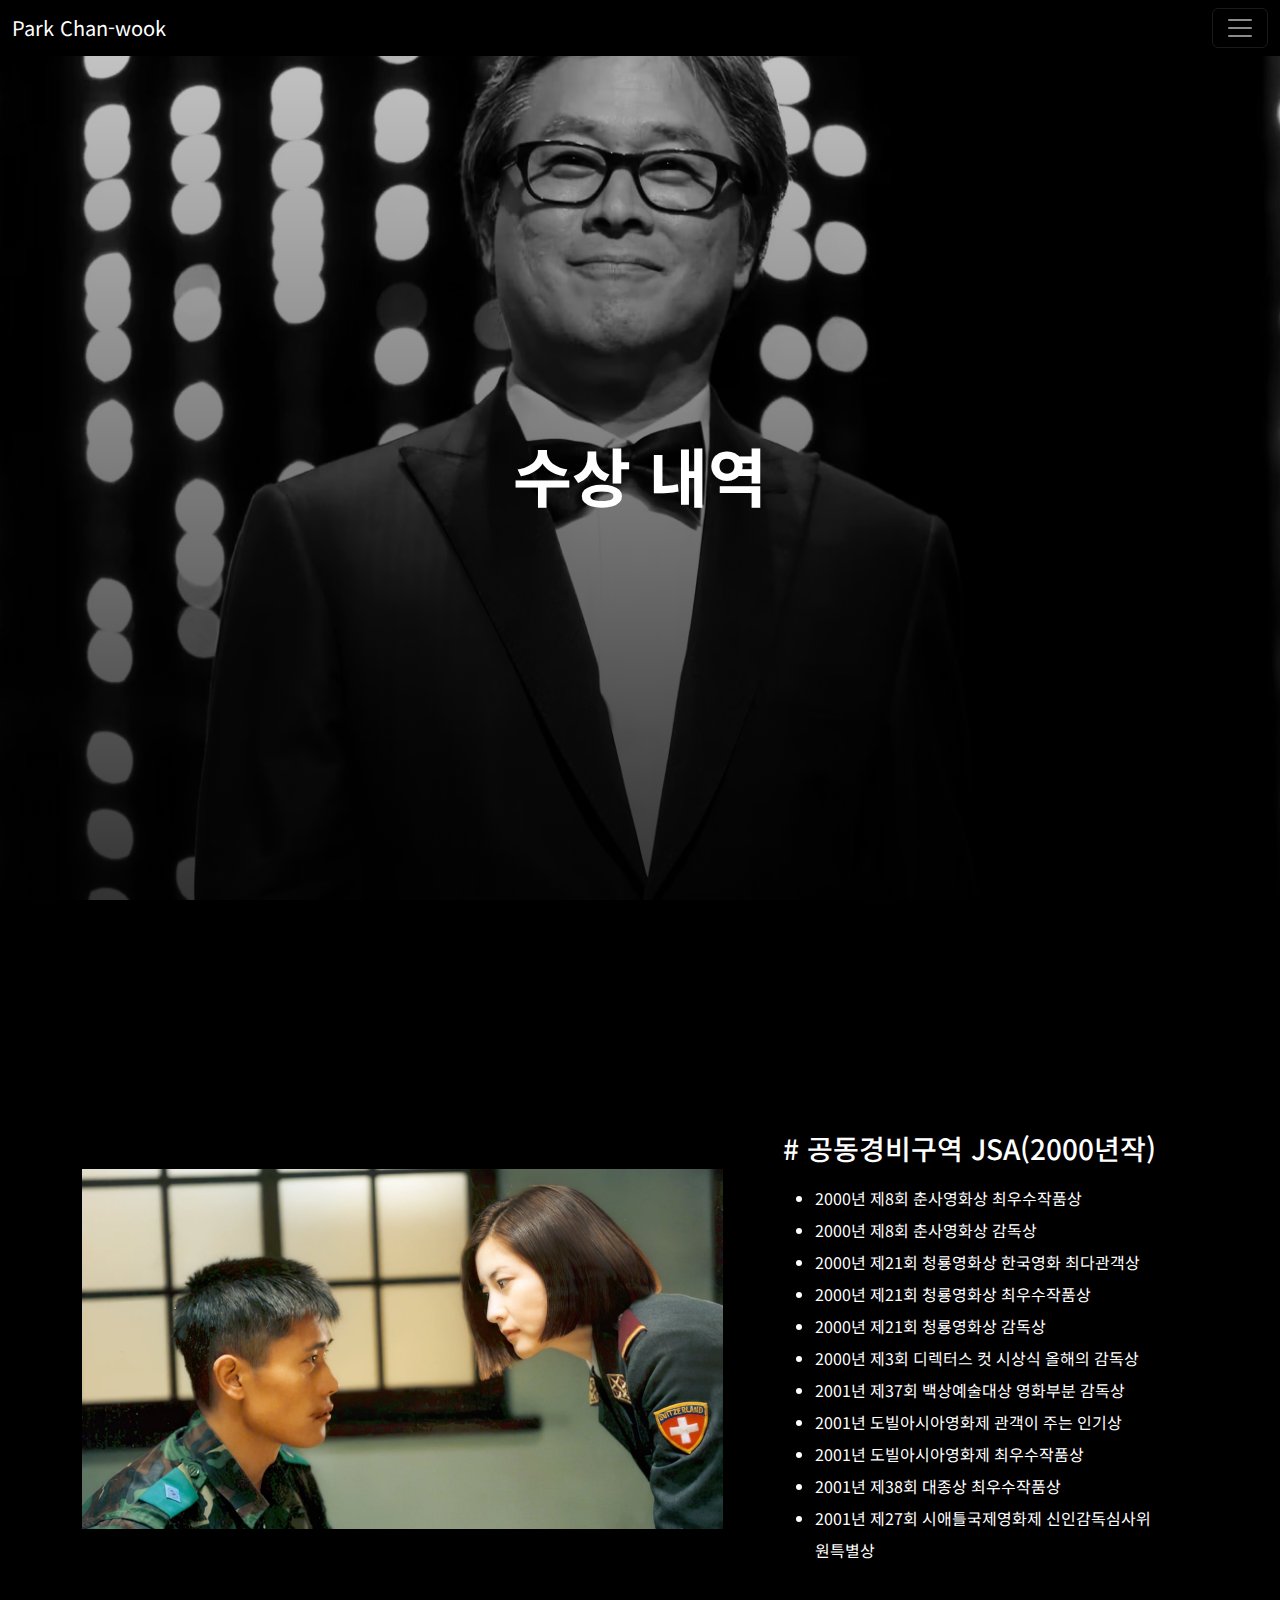
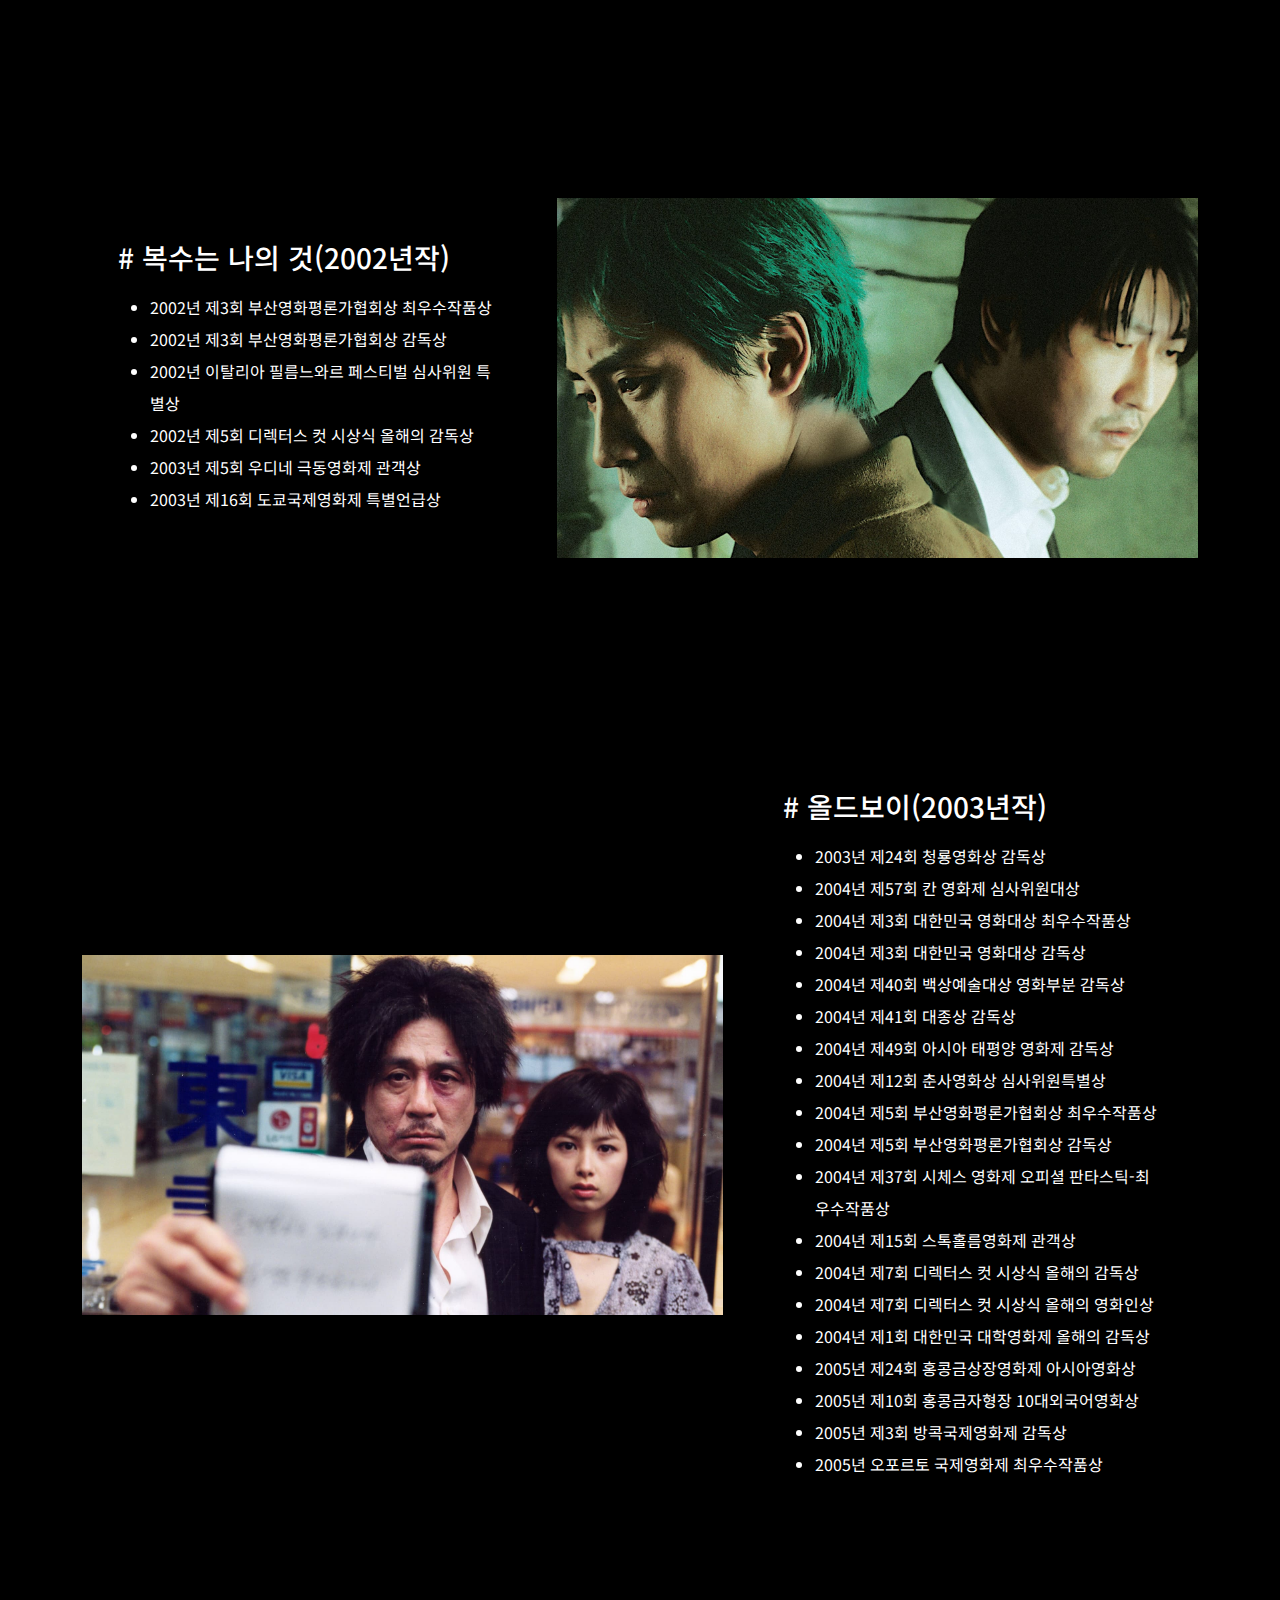
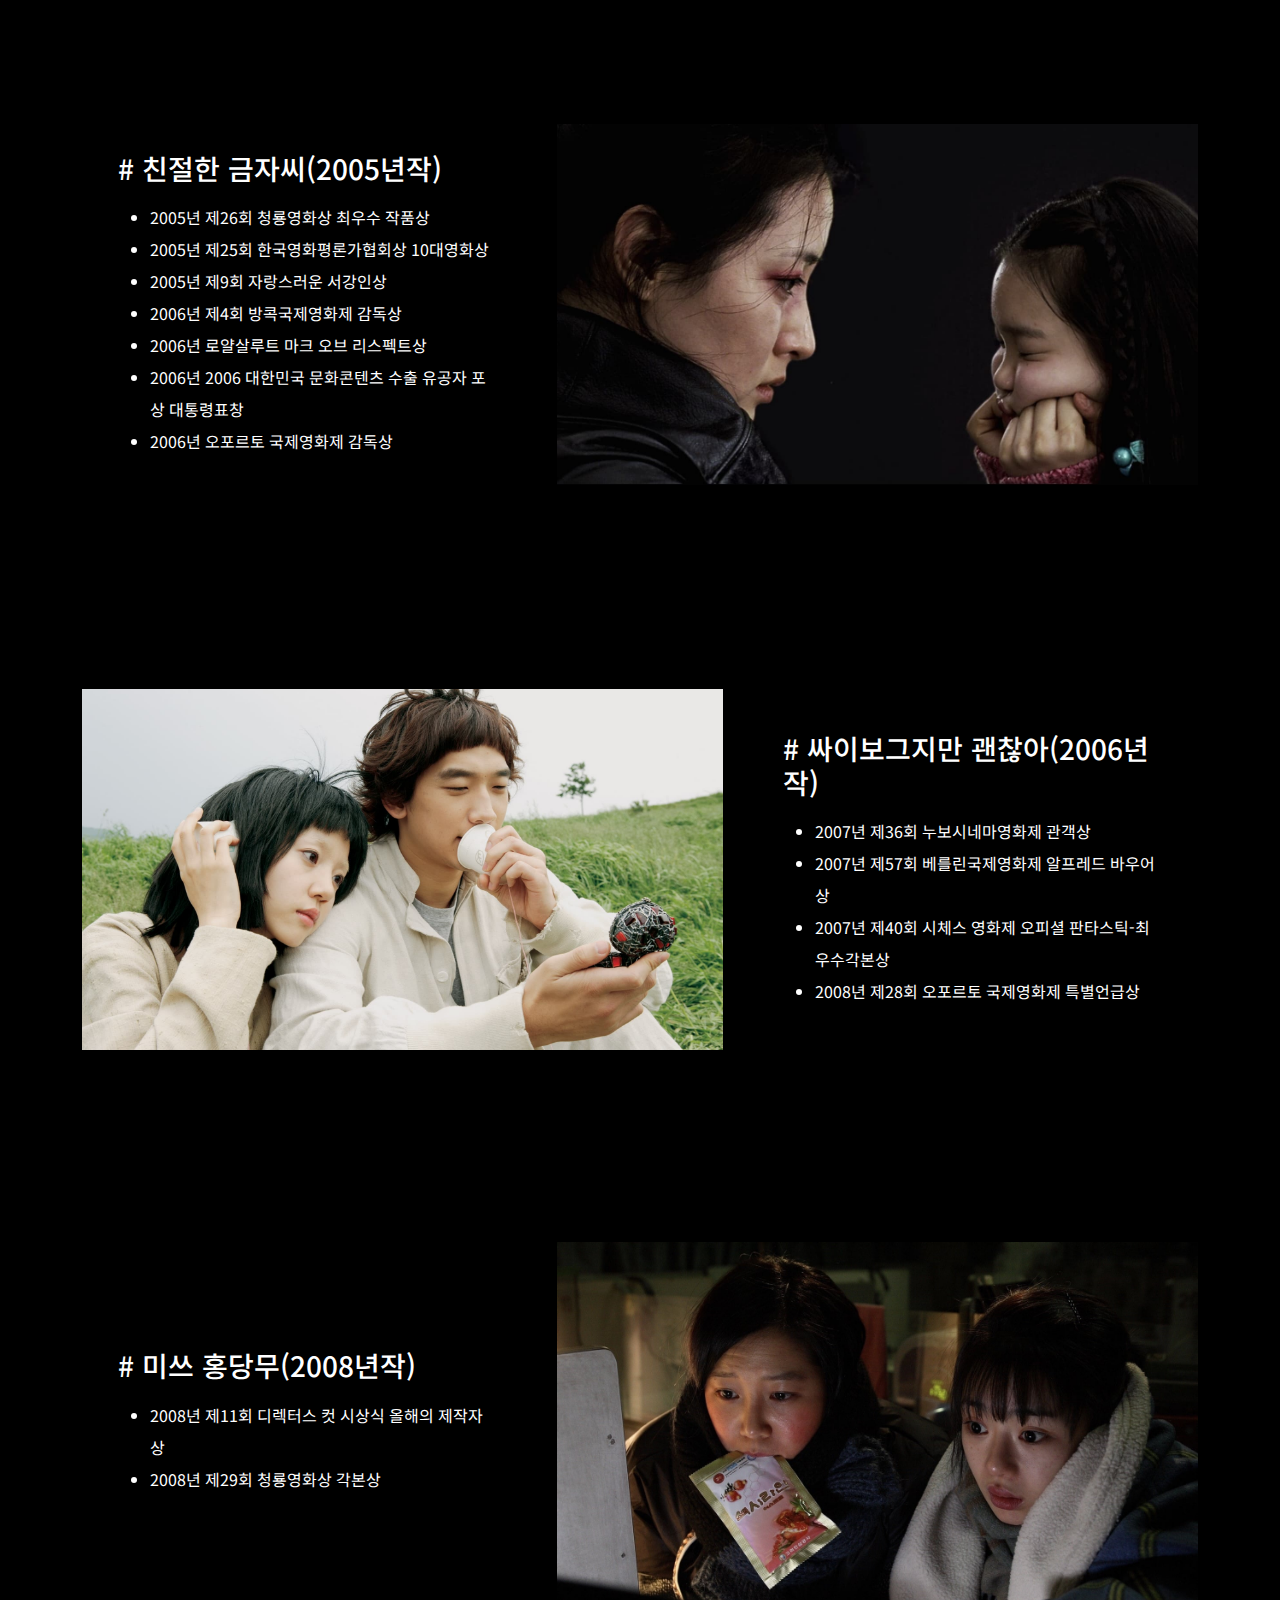
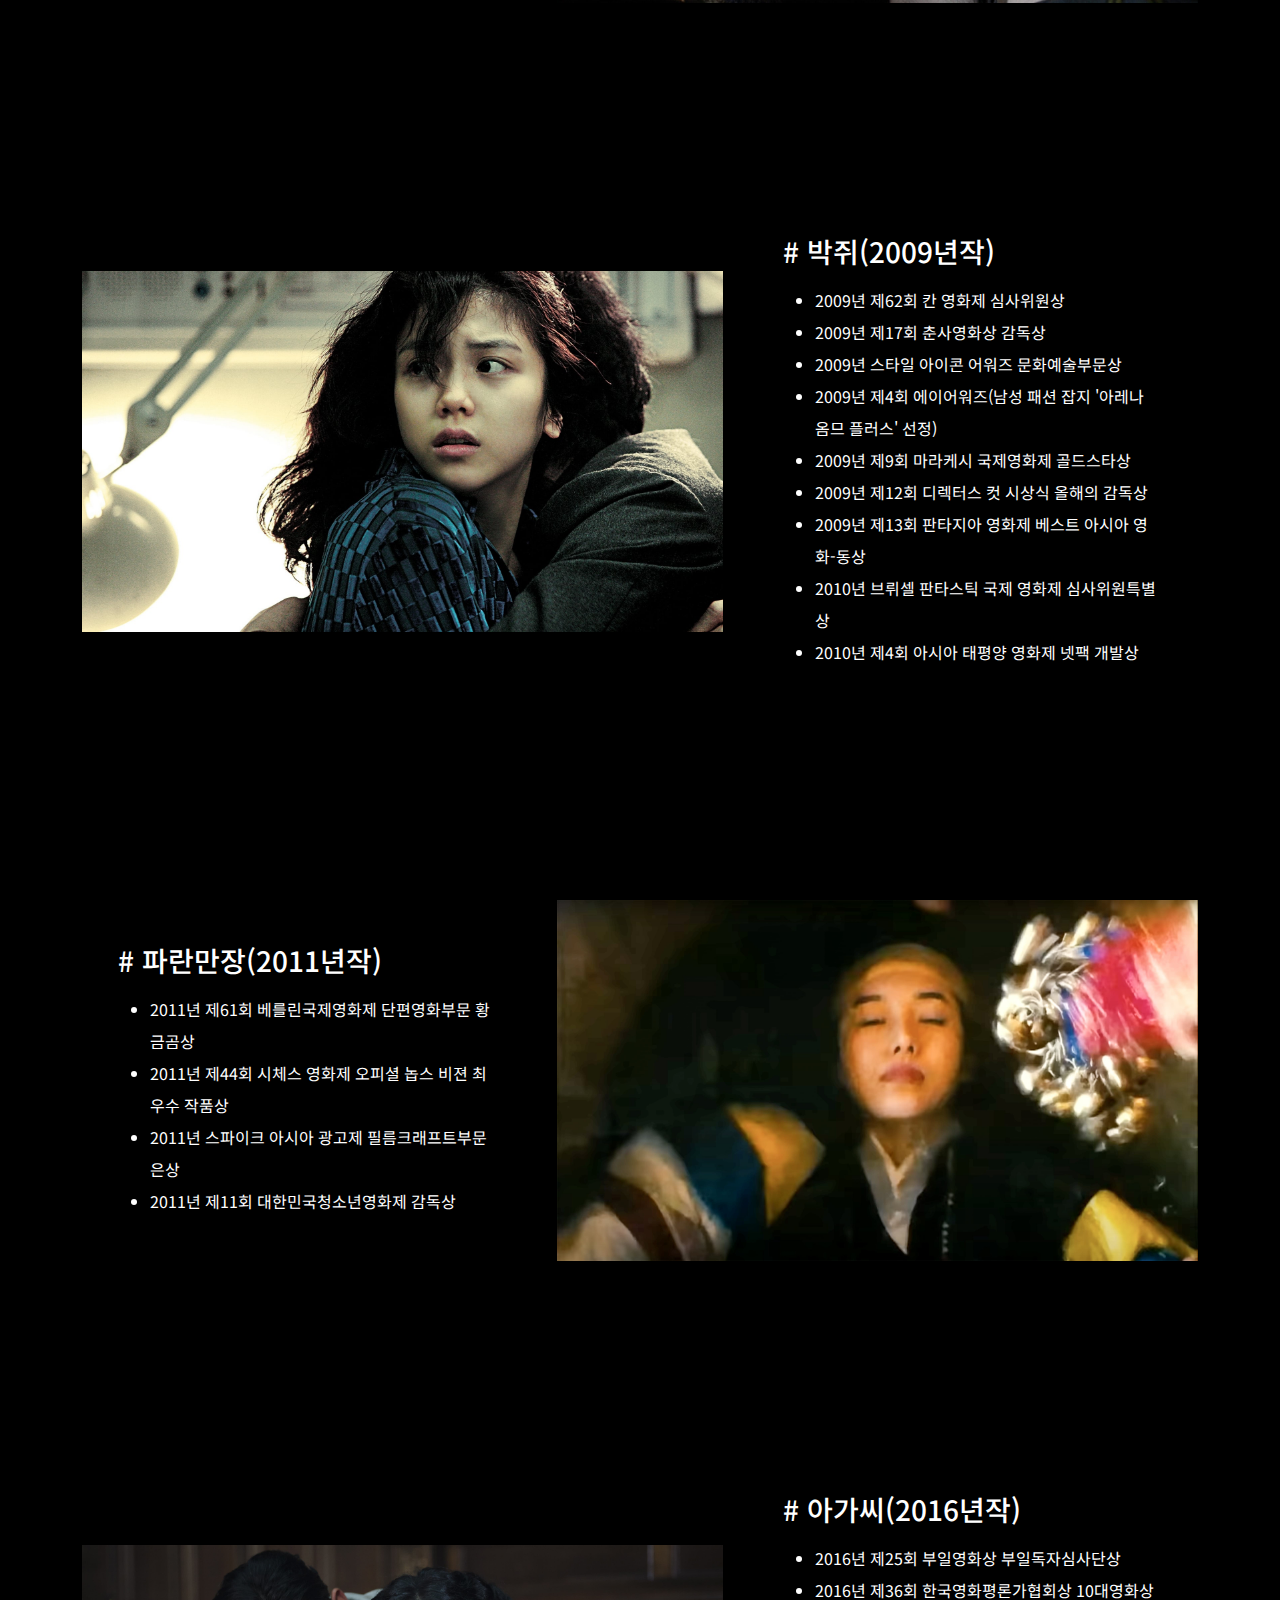
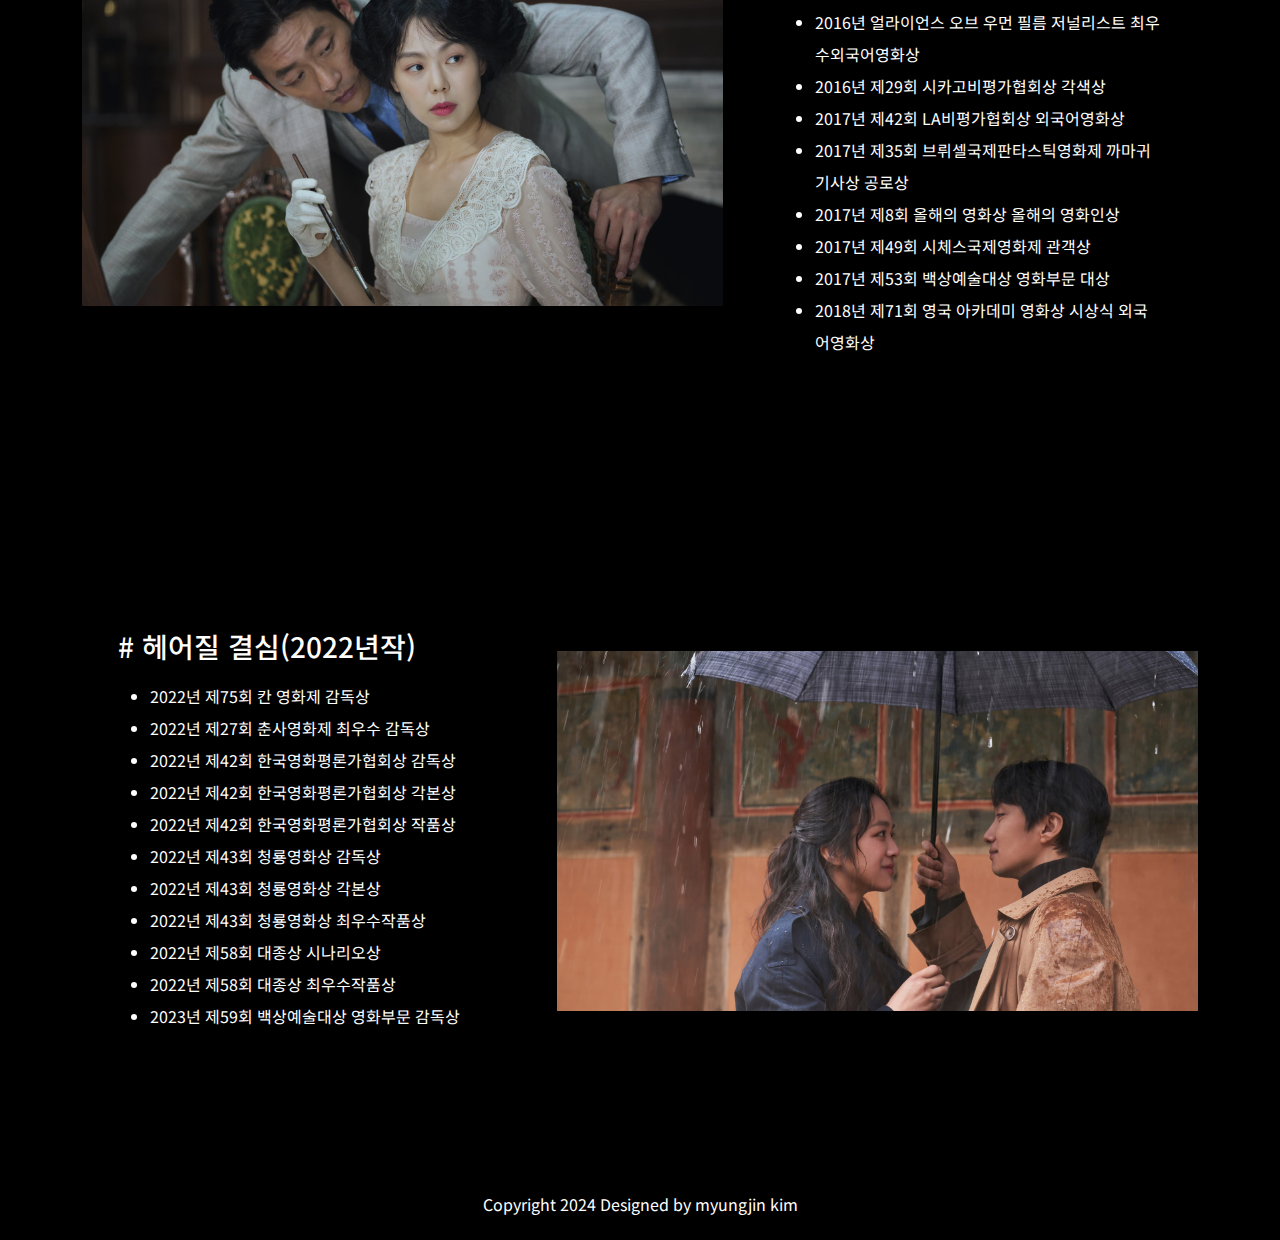
<file: award.html>
<!doctype html>
<html lang="ko">

<head>
    <meta charset="utf-8">
    <meta name="viewport" content="width=device-width, initial-scale=1">
    <title>Park Chan-wook</title>
    <link href="https://cdn.jsdelivr.net/npm/bootstrap@5.3.3/dist/css/bootstrap.min.css" rel="stylesheet"
        integrity="sha384-QWTKZyjpPEjISv5WaRU9OFeRpok6YctnYmDr5pNlyT2bRjXh0JMhjY6hW+ALEwIH" crossorigin="anonymous">
    <link rel="stylesheet" href="style.css">

    <!-- 구글 폰트 -->
    <link rel="preconnect" href="https://fonts.googleapis.com">
    <link rel="preconnect" href="https://fonts.gstatic.com" crossorigin>
    <link href="https://fonts.googleapis.com/css2?family=Noto+Sans+KR:wght@100..900&display=swap" rel="stylesheet">

</head>

<body>
    <!--내비게이션 바 시작-->
    <nav class="navbar navbar-dark fixed-top">
        <div class="container-fluid">
            <a class="navbar-brand" href="index.html">Park Chan-wook</a>
            <button class="navbar-toggler" type="button" data-bs-toggle="offcanvas"
                data-bs-target="#offcanvasDarkNavbar" aria-controls="offcanvasDarkNavbar"
                aria-label="Toggle navigation">
                <span class="navbar-toggler-icon"></span>
            </button>
            <div class="offcanvas offcanvas-end" tabindex="-1" id="offcanvasDarkNavbar"
                aria-labelledby="offcanvasDarkNavbarLabel">
                <div class="offcanvas-header">
                    <h5 class="offcanvas-title" id="offcanvasDarkNavbarLabel">Park Chan-wook</h5>
                    <button type="button" class="btn-close btn-close-white" data-bs-dismiss="offcanvas"
                        aria-label="Close"></button>
                </div>
                <div class="offcanvas-body">
                    <ul class="navbar-nav justify-content-end flex-grow-1 pe-3">
                        <li class="nav-item">
                            <a class="nav-link active" aria-current="page" href="index.html">HOME</a>
                        </li>
                        <li class="nav-item">
                            <a class="nav-link" href="about.html">감독 소개</a>
                        </li>
                        <li class="nav-item">
                            <a class="nav-link" href="work.html">작품 특징</a>
                        </li>
                        <li class="nav-item">
                            <a class="nav-link" href="award.html">수상 내역</a>
                        </li>
                        <li class="nav-item">
                            <a class="nav-link" href="filmography.html">FILMOGRAPHY</a>
                        </li>
                    </ul>
                </div>
            </div>
        </div>
    </nav>
    <!--내비게이션 바 끝-->


    <!-- 헤더 영역 시작 -->
    <header id="header4" class="my-5 d-flex flex-column justify-content-center align-items-center vh-100">
        <h1 class="display-3 fw-bold mb-5">수상 내역</h1>
    </header>
    <!-- 헤더 영역 끝 -->


    <section class="container py-5">
        <div class="row justify-content-center align-items-center my-5">
            <div class="col-md-7">
                <img src="images/award/공동경비구역JSA.jpg" alt="공동경비구역 JSA" class="img-fluid">
            </div>
            <div class="col-md-5 px-lg-5 my-4">
                <h3 class=" my-3"># 공동경비구역 JSA(2000년작)</h3>
                <ul class="lh-lg">
                    <li>2000년 제8회 춘사영화상 최우수작품상</li>
                    <li>2000년 제8회 춘사영화상 감독상</li>
                    <li>2000년 제21회 청룡영화상 한국영화 최다관객상</li>
                    <li>2000년 제21회 청룡영화상 최우수작품상</li>
                    <li>2000년 제21회 청룡영화상 감독상</li>
                    <li>2000년 제3회 디렉터스 컷 시상식 올해의 감독상</li>
                    <li>2001년 제37회 백상예술대상 영화부분 감독상</li>
                    <li>2001년 도빌아시아영화제 관객이 주는 인기상</li>
                    <li>2001년 도빌아시아영화제 최우수작품상</li>
                    <li>2001년 제38회 대종상 최우수작품상</li>
                    <li>2001년 제27회 시애틀국제영화제 신인감독심사위원특별상</li>
                </ul>
            </div>
        </div>
    </section>


    <section class="container py-5">
        <div class="row justify-content-center align-items-center my-5">
            <div class="col-md-5 px-lg-5 my-4">
                <h3 class=" my-3"># 복수는 나의 것(2002년작)</h3>
                <ul class="lh-lg">
                    <li>2002년 제3회 부산영화평론가협회상 최우수작품상</li>
                    <li>2002년 제3회 부산영화평론가협회상 감독상</li>
                    <li>2002년 이탈리아 필름느와르 페스티벌 심사위원 특별상</li>
                    <li>2002년 제5회 디렉터스 컷 시상식 올해의 감독상</li>
                    <li>2003년 제5회 우디네 극동영화제 관객상</li>
                    <li>2003년 제16회 도쿄국제영화제 특별언급상</li>
                </ul>
            </div>
            <div class="col-md-7">
                <img src="images/award/복수는나의것.jpg" alt="복수는 나의 것" class="img-fluid">
            </div>
        </div>
    </section>



    <section class="container py-5">
        <div class="row justify-content-center align-items-center my-5">
            <div class="col-md-7">
                <img src="images/award/올드보이.jpg" alt="올드보이" class="img-fluid">
            </div>
            <div class="col-md-5 px-lg-5 my-4">
                <h3 class=" my-3"># 올드보이(2003년작)</h3>
                <ul class="lh-lg">
                    <li>2003년 제24회 청룡영화상 감독상</li>
                    <li>2004년 제57회 칸 영화제 심사위원대상</li>
                    <li>2004년 제3회 대한민국 영화대상 최우수작품상</li>
                    <li>2004년 제3회 대한민국 영화대상 감독상</li>
                    <li>2004년 제40회 백상예술대상 영화부분 감독상</li>
                    <li>2004년 제41회 대종상 감독상</li>
                    <li>2004년 제49회 아시아 태평양 영화제 감독상</li>
                    <li>2004년 제12회 춘사영화상 심사위원특별상</li>
                    <li>2004년 제5회 부산영화평론가협회상 최우수작품상</li>
                    <li>2004년 제5회 부산영화평론가협회상 감독상</li>
                    <li>2004년 제37회 시체스 영화제 오피셜 판타스틱-최우수작품상</li>
                    <li>2004년 제15회 스톡홀름영화제 관객상</li>
                    <li>2004년 제7회 디렉터스 컷 시상식 올해의 감독상</li>
                    <li>2004년 제7회 디렉터스 컷 시상식 올해의 영화인상</li>
                    <li>2004년 제1회 대한민국 대학영화제 올해의 감독상</li>
                    <li>2005년 제24회 홍콩금상장영화제 아시아영화상</li>
                    <li>2005년 제10회 홍콩금자형장 10대외국어영화상</li>
                    <li>2005년 제3회 방콕국제영화제 감독상</li>
                    <li>2005년 오포르토 국제영화제 최우수작품상</li>
                </ul>
            </div>
        </div>
    </section>



    <section class="container py-5">
        <div class="row justify-content-center align-items-center my-5">

            <div class="col-md-5 px-lg-5 my-4">
                <h3 class=" my-3"># 친절한 금자씨(2005년작)</h3>
                <ul class="lh-lg">
                    <li>2005년 제26회 청룡영화상 최우수 작품상</li>
                    <li>2005년 제25회 한국영화평론가협회상 10대영화상</li>
                    <li>2005년 제9회 자랑스러운 서강인상</li>
                    <li>2006년 제4회 방콕국제영화제 감독상</li>
                    <li>2006년 로얄살루트 마크 오브 리스펙트상</li>
                    <li>2006년 2006 대한민국 문화콘텐츠 수출 유공자 포상 대통령표창</li>
                    <li>2006년 오포르토 국제영화제 감독상</li>
                </ul>
            </div>
            <div class="col-md-7">
                <img src="images/award/친절한금자씨.jpg" alt="친절한 금자씨" class="img-fluid">
            </div>
        </div>
    </section>



    <section class="container py-5">
        <div class="row justify-content-center align-items-center my-5">
            <div class="col-md-7">
                <img src="images/award/싸이보그지만괜찮아.jpg" alt="싸이보그지만 괜찮아" class="img-fluid">
            </div>
            <div class="col-md-5 px-lg-5 my-4">
                <h3 class=" my-3"># 싸이보그지만 괜찮아(2006년작)</h3>
                <ul class="lh-lg">
                    <li>2007년 제36회 누보시네마영화제 관객상</li>
                    <li>2007년 제57회 베를린국제영화제 알프레드 바우어상</li>
                    <li>2007년 제40회 시체스 영화제 오피셜 판타스틱-최우수각본상</li>
                    <li>2008년 제28회 오포르토 국제영화제 특별언급상</li>
                </ul>
            </div>
        </div>
    </section>


    <section class="container py-5">
        <div class="row justify-content-center align-items-center my-5">

            <div class="col-md-5 px-lg-5 my-4">
                <h3 class=" my-3"># 미쓰 홍당무(2008년작)</h3>
                <ul class="lh-lg">
                    <li>2008년 제11회 디렉터스 컷 시상식 올해의 제작자상</li>
                    <li>2008년 제29회 청룡영화상 각본상</li>
                </ul>
            </div>
            <div class="col-md-7">
                <img src="images/award/미쓰홍당무.jpg" alt="미쓰 홍당무" class="img-fluid">
            </div>
        </div>
    </section>

    <section class="container py-5">
        <div class="row justify-content-center align-items-center my-5">
            <div class="col-md-7">
                <img src="images/award/박쥐.jpg" alt="박쥐" class="img-fluid">
            </div>
            <div class="col-md-5 px-lg-5 my-4">
                <h3 class=" my-3"># 박쥐(2009년작)</h3>
                <ul class="lh-lg">
                    <li>2009년 제62회 칸 영화제 심사위원상</li>
                    <li>2009년 제17회 춘사영화상 감독상</li>
                    <li>2009년 스타일 아이콘 어워즈 문화예술부문상</li>
                    <li>2009년 제4회 에이어워즈(남성 패션 잡지 '아레나 옴므 플러스' 선정)</li>
                    <li>2009년 제9회 마라케시 국제영화제 골드스타상</li>
                    <li>2009년 제12회 디렉터스 컷 시상식 올해의 감독상</li>
                    <li>2009년 제13회 판타지아 영화제 베스트 아시아 영화-동상</li>
                    <li>2010년 브뤼셀 판타스틱 국제 영화제 심사위원특별상</li>
                    <li>2010년 제4회 아시아 태평양 영화제 넷팩 개발상</li>
                </ul>
            </div>
        </div>
    </section>


    <section class="container py-5">
        <div class="row justify-content-center align-items-center my-5">

            <div class="col-md-5 px-lg-5 my-4">
                <h3 class=" my-3"># 파란만장(2011년작)</h3>
                <ul class="lh-lg">
                    <li>2011년 제61회 베를린국제영화제 단편영화부문 황금곰상</li>
                    <li>2011년 제44회 시체스 영화제 오피셜 놉스 비젼 최우수 작품상</li>
                    <li>2011년 스파이크 아시아 광고제 필름크래프트부문 은상</li>
                    <li>2011년 제11회 대한민국청소년영화제 감독상</li>
                </ul>
            </div>
            <div class="col-md-7">
                <img src="images/award/파란만장.jpg" alt="파란만장" class="img-fluid">
            </div>
        </div>
    </section>


    <section class="container py-5">
        <div class="row justify-content-center align-items-center my-5">
            <div class="col-md-7">
                <img src="images/award/아가씨.jpg" alt="아가씨" class="img-fluid">
            </div>
            <div class="col-md-5 px-lg-5 my-4">
                <h3 class=" my-3"># 아가씨(2016년작)</h3>
                <ul class="lh-lg">
                    <li>2016년 제25회 부일영화상 부일독자심사단상</li>
                    <li>2016년 제36회 한국영화평론가협회상 10대영화상</li>
                    <li>2016년 얼라이언스 오브 우먼 필름 저널리스트 최우수외국어영화상</li>
                    <li>2016년 제29회 시카고비평가협회상 각색상</li>
                    <li>2017년 제42회 LA비평가협회상 외국어영화상</li>
                    <li>2017년 제35회 브뤼셀국제판타스틱영화제 까마귀 기사상 공로상</li>
                    <li>2017년 제8회 올해의 영화상 올해의 영화인상</li>
                    <li>2017년 제49회 시체스국제영화제 관객상</li>
                    <li>2017년 제53회 백상예술대상 영화부문 대상</li>
                    <li>2018년 제71회 영국 아카데미 영화상 시상식 외국어영화상</li>
                </ul>
            </div>
        </div>
    </section>

    <section class="container py-5">
        <div class="row justify-content-center align-items-center my-5">

            <div class="col-md-5 px-lg-5 my-4">
                <h3 class=" my-3"># 헤어질 결심(2022년작)</h3>
                <ul class="lh-lg">
                    <li>2022년 제75회 칸 영화제 감독상</li>
                    <li>2022년 제27회 춘사영화제 최우수 감독상</li>
                    <li>2022년 제42회 한국영화평론가협회상 감독상</li>
                    <li>2022년 제42회 한국영화평론가협회상 각본상</li>
                    <li>2022년 제42회 한국영화평론가협회상 작품상</li>
                    <li>2022년 제43회 청룡영화상 감독상</li>
                    <li>2022년 제43회 청룡영화상 각본상</li>
                    <li>2022년 제43회 청룡영화상 최우수작품상</li>
                    <li>2022년 제58회 대종상 시나리오상</li>
                    <li>2022년 제58회 대종상 최우수작품상</li>
                    <li>2023년 제59회 백상예술대상 영화부문 감독상</li>
                </ul>
            </div>
            <div class="col-md-7">
                <img src="images/award/헤어질결심.jpg" alt="헤어질 결심" class="img-fluid">
            </div>
        </div>
    </section>

    <!-- 풋터 시작 -->
    <footer class="bg-black text-white">
        <div class="container text-center">
            <p class="py-4 mb-0">Copyright <i class="bi bi-c-circle"></i> 2024 Designed by myungjin kim</p>
        </div>
    </footer>
    <!-- 풋터 끝 -->


    <script src="https://cdn.jsdelivr.net/npm/bootstrap@5.3.3/dist/js/bootstrap.bundle.min.js"
        integrity="sha384-YvpcrYf0tY3lHB60NNkmXc5s9fDVZLESaAA55NDzOxhy9GkcIdslK1eN7N6jIeHz"
        crossorigin="anonymous"></script>
</body>

</html>
</file>
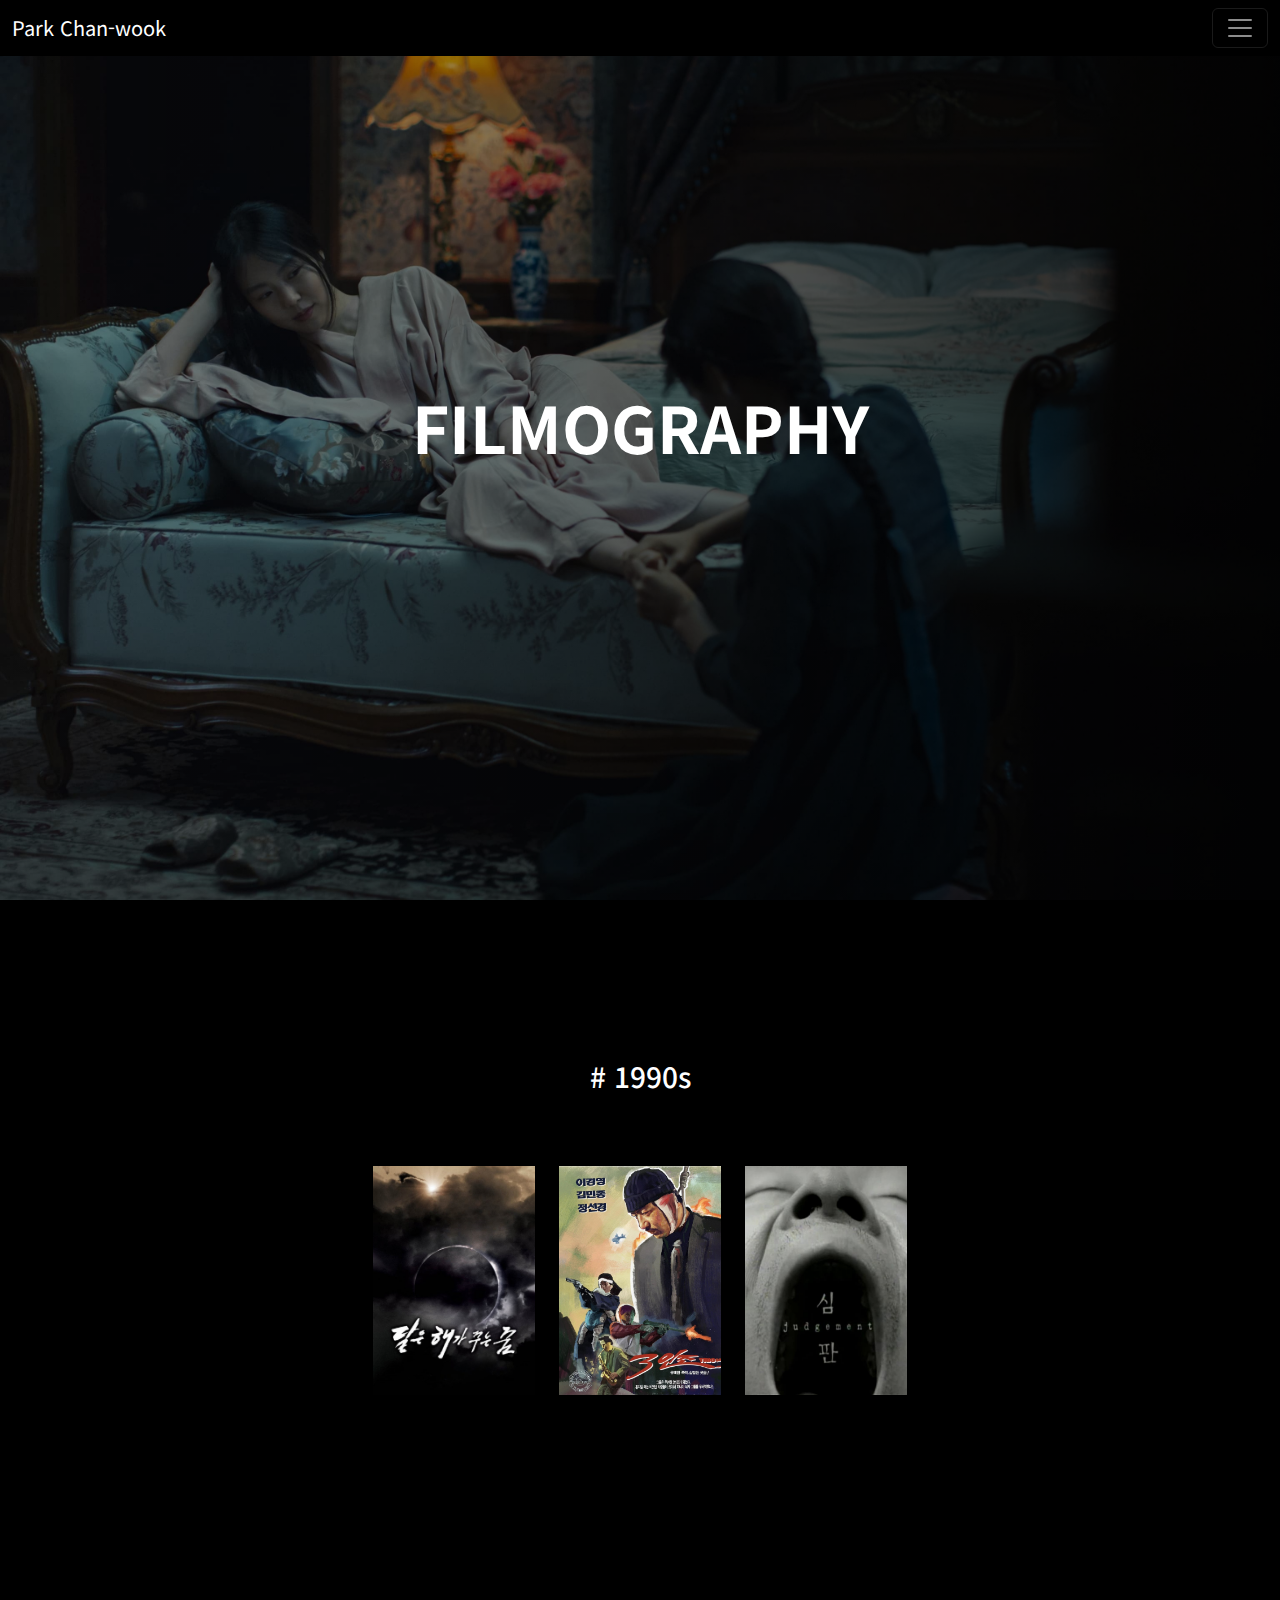
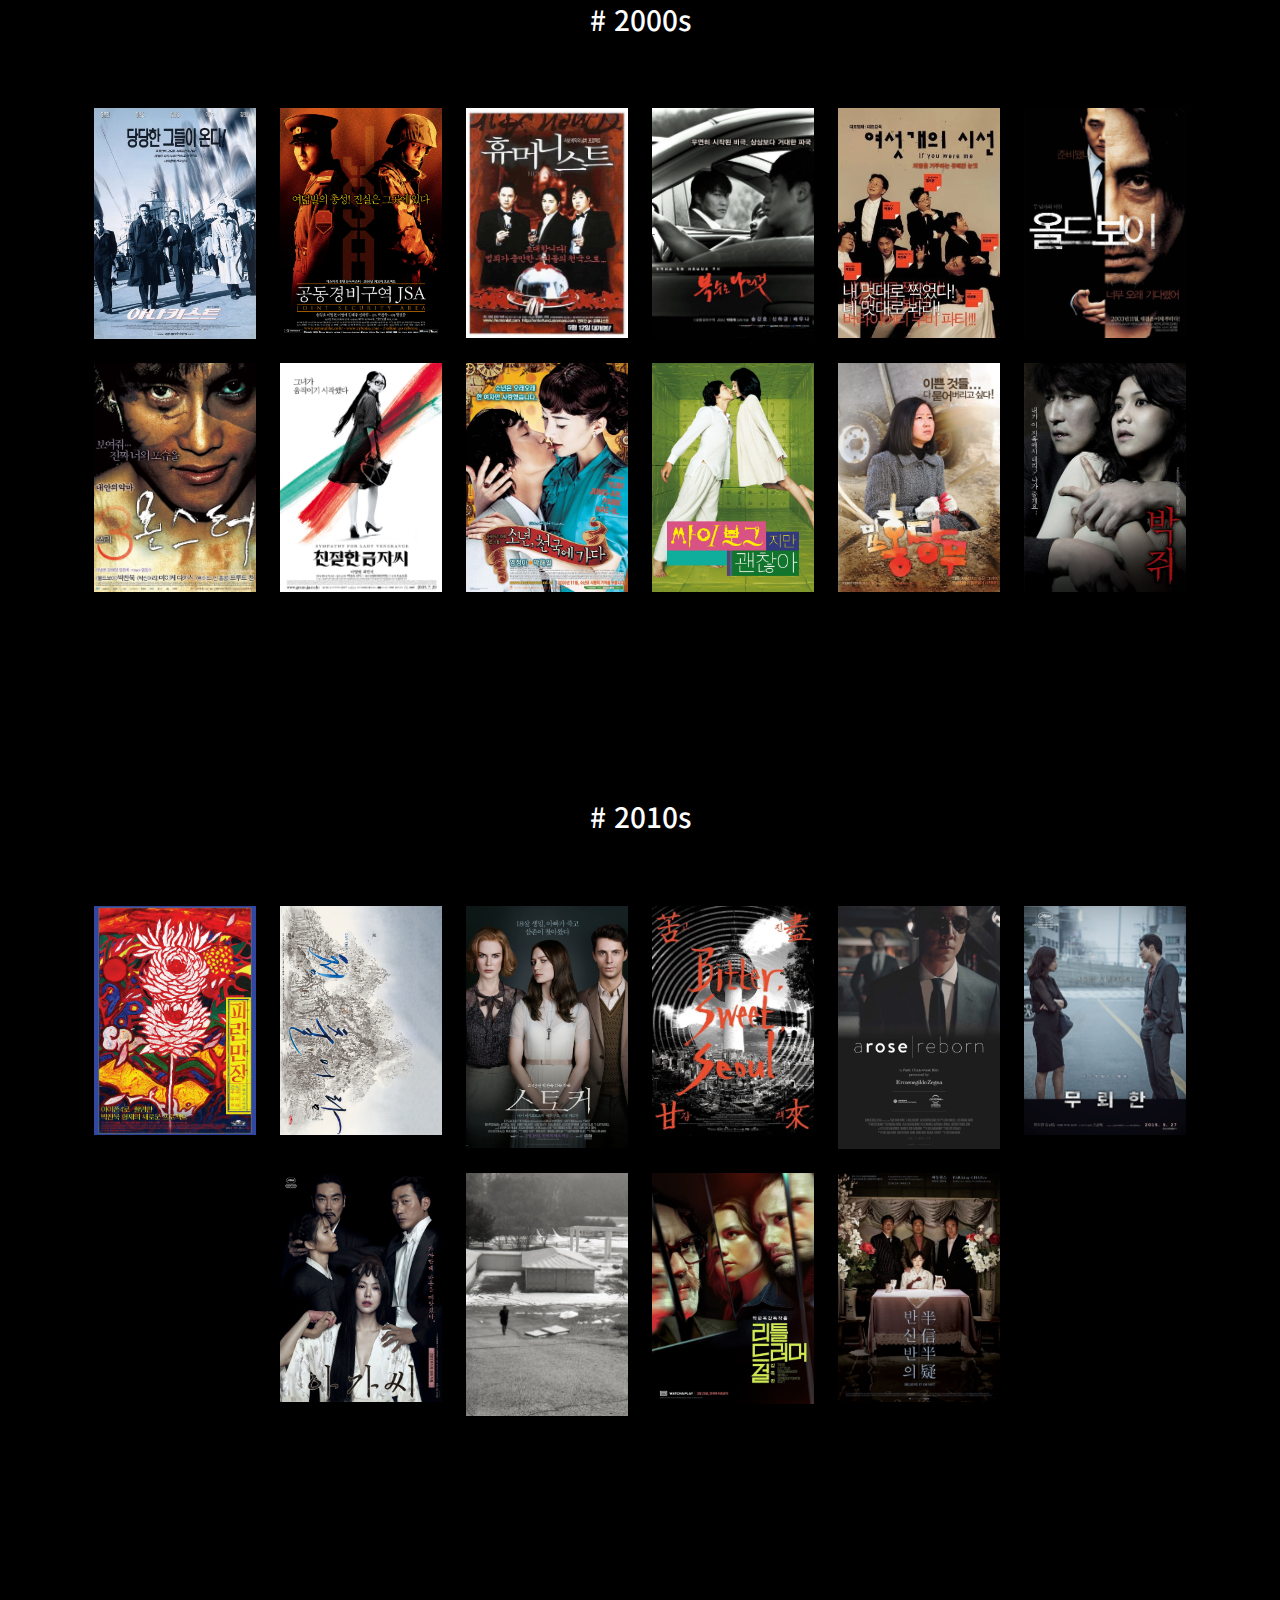
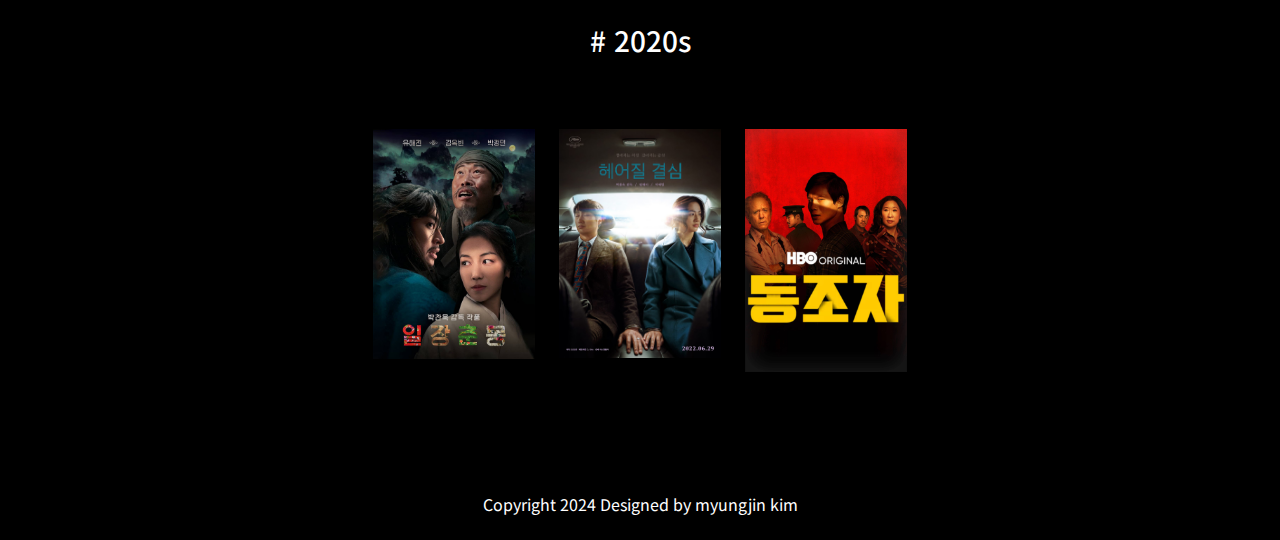
<file: filmography.html>
<!doctype html>
<html lang="ko">

<head>
    <meta charset="utf-8">
    <meta name="viewport" content="width=device-width, initial-scale=1">
    <title>Park Chan-wook</title>
    <link href="https://cdn.jsdelivr.net/npm/bootstrap@5.3.3/dist/css/bootstrap.min.css" rel="stylesheet"
        integrity="sha384-QWTKZyjpPEjISv5WaRU9OFeRpok6YctnYmDr5pNlyT2bRjXh0JMhjY6hW+ALEwIH" crossorigin="anonymous">
    <link rel="stylesheet" href="style.css">

    <!-- 구글 폰트 -->
    <link rel="preconnect" href="https://fonts.googleapis.com">
    <link rel="preconnect" href="https://fonts.gstatic.com" crossorigin>
    <link href="https://fonts.googleapis.com/css2?family=Noto+Sans+KR:wght@100..900&display=swap" rel="stylesheet">

</head>

<body>
    <!--내비게이션 바 시작-->
    <nav class="navbar navbar-dark fixed-top">
        <div class="container-fluid">
            <a class="navbar-brand" href="index.html">Park Chan-wook</a>
            <button class="navbar-toggler" type="button" data-bs-toggle="offcanvas"
                data-bs-target="#offcanvasDarkNavbar" aria-controls="offcanvasDarkNavbar"
                aria-label="Toggle navigation">
                <span class="navbar-toggler-icon"></span>
            </button>
            <div class="offcanvas offcanvas-end" tabindex="-1" id="offcanvasDarkNavbar"
                aria-labelledby="offcanvasDarkNavbarLabel">
                <div class="offcanvas-header">
                    <h5 class="offcanvas-title" id="offcanvasDarkNavbarLabel">Park Chan-wook</h5>
                    <button type="button" class="btn-close btn-close-white" data-bs-dismiss="offcanvas"
                        aria-label="Close"></button>
                </div>
                <div class="offcanvas-body">
                    <ul class="navbar-nav justify-content-end flex-grow-1 pe-3">
                        <li class="nav-item">
                            <a class="nav-link active" aria-current="page" href="index.html">HOME</a>
                        </li>
                        <li class="nav-item">
                            <a class="nav-link" href="about.html">감독 소개</a>
                        </li>
                        <li class="nav-item">
                            <a class="nav-link" href="work.html">작품 특징</a>
                        </li>
                        <li class="nav-item">
                            <a class="nav-link" href="award.html">수상 내역</a>
                        </li>
                        <li class="nav-item">
                            <a class="nav-link" href="filmography.html">FILMOGRAPHY</a>
                        </li>
                    </ul>
                </div>
            </div>
        </div>
    </nav>
    <!--내비게이션 바 끝-->



    <!-- 헤더 영역 시작 -->
    <header id="header5" class="mb-5 d-flex flex-column justify-content-center align-items-center vh-100">
        <h1 class="display-3 fw-bold mb-5">FILMOGRAPHY</h1>
    </header>
    <!-- 헤더 영역 끝 -->

    <div class="container overflow-hidden">



        <!-- 영화 포스터 -->
        <!-- 1990-->
        <section class="py-5" id="1990s">
            <div class="container overflow-hidden">

                <div class="text-center text-white py-5 my-3">
                    <h3># 1990s</h3>
                </div>
                <div class="row pb-5 g-4 justify-content-center">

                    <!-- 1992 달은… 해가 꾸는 꿈 -->
                    <div class="poster col-sm-6 col-lg-2">
                        <img src="images/poster/1992_달은...해가꾸는꿈.jpg" alt="달은… 해가 꾸는 꿈 포스터" class="img-fluid"
                            data-bs-toggle="modal" data-bs-target="#Modal90-1">
                    </div>

                    <!-- Modal -->
                    <div class="modal fade" id="Modal90-1" tabindex="-1" aria-labelledby="newsModalTitle"
                        aria-hidden="true">
                        <div class="modal-dialog modal-dialog-centered modal-lg">
                            <div class="modal-content">
                                <div class="modal-header">
                                    <h1 class="modal-title fs-5">&lt;1992&gt; 달은… 해가 꾸는 꿈</h1>
                                    <button type="button" class="btn-close btn-close-white" data-bs-dismiss="modal"
                                        aria-label="닫기"></button>
                                </div>

                                <div class="modal-body row justify-content-center align-items-center mb-5">
                                    <div class="col-md-5">
                                        <img src="images/poster/1992_달은...해가꾸는꿈.jpg" alt="달은… 해가 꾸는 꿈 포스터"
                                            class="img-fluid">
                                    </div>
                                    <div class="story col-md-7 my-3 px-lg-5 lh-lg">
                                        <h6>시놉시스/줄거리</h6>
                                        <p>
                                            패션사진 작가 '하영'은 밤마다 사창가에 나가 다큐멘터리를 찍고 있다.<br><br>

                                            어느 날 우연히 그는 자신의 이복동생 '무훈'이 찾고 있는 '은주'라는 여자의 모습을 포착하게 되고 '무훈'은 그것을 근거로 은주를 찾게
                                            된다.<br><br>

                                            '은주'는 '무훈'이 몸 담고 있는 조직에서 보스의 여자였지만 '무훈'과 사랑에 빠져 둘은 함께 달아났었다. 그러나 얼마 지나지 않아
                                            '은주'는 다시 보스의 손에 붙잡혀 가게 되었는데 바로 그 순간을 '하영'의 카메라가 포착한 것이었다.<br>
                                            '하영'은 동생 커플의 행복을 위해 '은주'에게 패션 모델 일을 권하고 그녀는 성공의 길에 접어들려 한다.<br><br>

                                            그러나 '무훈'은 보스로부터 살인 청부를 받게 되고
                                            그의 손아귀에서 '은주'를 완전히 빼내기 위해 청부살인을 수락한다.
                                            '은주'는 '하영'의 도움으로 얼굴의 상처도 성형수술로 고치고 유명한 패션 디자이너의 패션쇼에서 데뷔를 하기에 이른다.<br><br>

                                            바로 그날 '무훈'은 청부살인을 감행하다 보스의 총에 맞게 되고, 불안함을 느낀 '은주'는 패션쇼장에서 도망치는데...
                                        </p>
                                    </div>
                                </div>
                            </div>
                        </div>

                    </div>
                    <!-- Modal 끝 -->
                    <!-- 1992 달은… 해가 꾸는 꿈 끝-->

                    <!-- 1997 3인조 -->
                    <div class="poster col-sm-6 col-lg-2">
                        <img src="images/poster/1997_3인조.jpg" alt="3인조 포스터" class="img-fluid" data-bs-toggle="modal"
                            data-bs-target="#Modal90-2">
                    </div>

                    <!-- Modal -->
                    <div class="modal fade" id="Modal90-2" tabindex="-1" aria-labelledby="newsModalTitle"
                        aria-hidden="true">
                        <div class="modal-dialog modal-dialog-centered modal-lg">
                            <div class="modal-content">
                                <div class="modal-header">
                                    <h1 class="modal-title fs-5">&lt;1997&gt; 3인조</h1>
                                    <button type="button" class="btn-close btn-close-white" data-bs-dismiss="modal"
                                        aria-label="닫기"></button>
                                </div>

                                <div class="modal-body row justify-content-center align-items-center mb-5">
                                    <div class="col-md-5">
                                        <img src="images/poster/1997_3인조.jpg" alt="3인조 포스터" class="img-fluid">
                                    </div>
                                    <div class="story col-md-7 my-3 px-lg-5 lh-lg">
                                        <h6>시놉시스/줄거리</h6>
                                        <p>
                                            삼류 나이트클럽에서 색소폰을 불며 생계를 이어가던 악사 '한'은 생활고 때문에 색소폰을 전당포에 맡겨 버린다.<br><br>
                                            따분한 협객 생활을 참다 못한 '문'은 보스를 배신하고,<br>
                                            수녀를 꿈꾸었던 '마리'아는 미혼모로 아이를 낳고 그 아이마저 잃어버린다.<br><br>
                                            어느날 자신의 카페에 총을 들고 난입한 안과 문을 보고 '마리아'는 아이를 찾아야 한다는 생각에 두 사람과 뜻을 합쳐 세상을 향해 총구를
                                            겨누게 되는데...
                                        </p>
                                    </div>
                                </div>
                            </div>
                        </div>
                    </div>
                    <!-- Modal 끝 -->
                    <!-- 1997 3인조 끝 -->

                    <!-- 1999 심판 -->
                    <div class="poster col-sm-6 col-lg-2">
                        <img src="images/poster/1999_심판.jpg" alt="심판 포스터" class="img-fluid" data-bs-toggle="modal"
                            data-bs-target="#Modal90-3">
                    </div>

                    <!-- Modal -->
                    <div class="modal fade" id="Modal90-3" tabindex="-1" aria-labelledby="newsModalTitle"
                        aria-hidden="true">
                        <div class="modal-dialog modal-dialog-centered modal-lg">
                            <div class="modal-content">
                                <div class="modal-header">
                                    <h1 class="modal-title fs-5">&lt;1999&gt; 심판</h1>
                                    <button type="button" class="btn-close btn-close-white" data-bs-dismiss="modal"
                                        aria-label="닫기"></button>
                                </div>

                                <div class="modal-body row justify-content-center align-items-center mb-5">
                                    <div class="col-md-5">
                                        <img src="images/poster/1999_심판.jpg" alt="심판 포스터" class="img-fluid">
                                    </div>
                                    <div class="story col-md-7 my-3 px-lg-5 lh-lg">
                                        <h6>시놉시스/줄거리</h6>
                                        <p>
                                            죽음을 일상으로 접하는 병원의 영안실에 대형참사로 얼굴이 훼손된 20대 여자의 시신이 안치된다.<br><br>
                                            죽은 여자가 서로 자신의 딸이라 주장하는 한 쌍의 부부와 염사. 여기에 사고 담당 공무원과 취재차 온 기자까지 죽은 여인의 신원을 밝히는
                                            데 증인이 된다.<br>
                                            사실 확인을 위한 유일한 증거인 흉터는 다리 잘린 시신으로는 확인할 길이 없고 진실을 밝히려는 기자의 질문에 부부는 교묘한 대답으로
                                            얼버무린다.<br><br>
                                            그러나 갑작스런 여자의 등장으로 이 모든 사건이 보상금을 노린 사기극으로 밝혀지고, 이 때 천형(天刑)처럼 일어난 지진은 염사를 제외한
                                            모든 사람들을 감전사시킨다.
                                        </p>
                                    </div>
                                </div>
                            </div>
                        </div>
                    </div>
                    <!-- Modal 끝 -->
                    <!-- 1999 심판 끝 -->

                </div>
        </section>
        <!-- 1990-->


        <!-- 2000-->
        <section class="py-5" id="2000s">
            <div class="container overflow-hidden">
                <div class="text-center text-white py-5 my-3">
                    <h3># 2000s</h3>
                </div>
                <div class="row pb-5 g-4 justify-content-center">

                    <!-- 2000 아나키스트 -->
                    <div class="poster col-sm-6 col-lg-2">
                        <img src="images/poster/2000_아나키스트.png" alt="아나키스트 포스터" class="img-fluid" data-bs-toggle="modal"
                            data-bs-target="#Modal00-1">
                    </div>

                    <!-- Modal -->
                    <div class="modal fade" id="Modal00-1" tabindex="-1" aria-labelledby="newsModalTitle"
                        aria-hidden="true">
                        <div class="modal-dialog modal-dialog-centered modal-lg">
                            <div class="modal-content">
                                <div class="modal-header">
                                    <h1 class="modal-title fs-5">&lt;2000&gt; 아나키스트</h1>
                                    <button type="button" class="btn-close btn-close-white" data-bs-dismiss="modal"
                                        aria-label="닫기"></button>
                                </div>

                                <div class="modal-body row justify-content-center align-items-center mb-5">
                                    <div class="col-md-5">
                                        <img src="images/poster/2000_아나키스트.png" alt="아나키스트 포스터" class="img-fluid">
                                    </div>
                                    <div class="story col-md-7 my-3 px-lg-5 lh-lg">
                                        <h6>시놉시스/줄거리</h6>
                                        <p>
                                            1924년 상해, 경신 대학살로 가족을 잃은 '상구'는 상하이 공개 처형장에서 단원들과 처음으로 만나 함께 생활하게 된다.<br><br>

                                            세련되고 단정한 차림을 유지하며 거사 전에는 사진찍기를 즐기고, 거사 후에는 와인과 맥주를 마시며 파티에 참석하는 그들... 선배들을
                                            따라 처음으로 가르시아 홀에 간 '상구'. 손님들의 열렬한 환호 속에 무대에서는 가르시아 홀의 여왕이자, '세르게이'의 연인 '가네꼬'의
                                            환상적인 춤과 노래가 펼쳐지고 그녀의 매혹적인 자태에 단원들은 흠뻑 취한다.<br><br>

                                            그런데 고문 후유증으로 아편을 하게 된 '세르게이'는 홀 밖에서 중국인 건달들에게 폭행을 당하고 단원들의 도움으로 살아나 '가네꼬'의
                                            집으로 피신한다.<br> '윤선생'으로부터 새로운 계획을 하달 받은 '세르게이'와 '상구'는 러시아인을 암살하고 금을 되찾아오기 위해
                                            모스크바로 떠나게 된다.<br><br>

                                            떠나기 전, 중국 소녀 '링링'의 사진관에서 기념사진을 촬영하는 단원들.
                                            '이근'과 '가네꼬'는 '세르게이'를 계기로 만나 서로의 매력에 이끌린다.<br><br>

                                            한편 블라디보스톡으록 간 '세르게이'와 '상구'는 독립자금을 찾는데 성공하지만 금의 절반만 가지고 홀로 돌아온 '상구'로 인해 비상이
                                            걸리는데...
                                        </p>
                                    </div>
                                </div>
                            </div>
                        </div>
                    </div>
                    <!-- Modal 끝 -->
                    <!-- 2000 아나키스트 끝 -->

                    <!-- 2000 공동경비구역 JSA -->
                    <div class="poster col-sm-6 col-lg-2">
                        <img src="images/poster/2000_공동경비구역JSA.jpg" alt="공동경비구역 JSA 포스터" class="img-fluid"
                            data-bs-toggle="modal" data-bs-target="#Modal00-2">
                    </div>

                    <!-- Modal -->
                    <div class="modal fade" id="Modal00-2" tabindex="-1" aria-labelledby="newsModalTitle"
                        aria-hidden="true">
                        <div class="modal-dialog modal-dialog-centered modal-lg">
                            <div class="modal-content">
                                <div class="modal-header">
                                    <h1 class="modal-title fs-5">&lt;2000&gt; 공동경비구역 JSA</h1>
                                    <button type="button" class="btn-close btn-close-white" data-bs-dismiss="modal"
                                        aria-label="닫기"></button>
                                </div>

                                <div class="modal-body row justify-content-center align-items-center mb-5">
                                    <div class="col-md-5">
                                        <img src="images/poster/2000_공동경비구역JSA.jpg" alt="공동경비구역 JSA 포스터"
                                            class="img-fluid">
                                    </div>
                                    <div class="story col-md-7 my-3 px-lg-5 lh-lg">
                                        <h6>시놉시스/줄거리</h6>
                                        <p>
                                            여덟발의 총성! 진실은 그곳에 있다<br>
                                            미스터리 휴먼 블록버스터 - 2000년 최고의 프로젝트<br><br>

                                            비무장지대 수색 중 지뢰를 밟아 대열에서 낙오된 '이수혁 병장'은 북한군 중사 '오경필'과 전사 '정우진'의 도움으로 다행히 목숨을
                                            건진다. 이를 계기로 그들은 친해졌고 '이수혁 병장'은 군사분계선을 넘어 그들을 만나러 간다.<br><br>

                                            그러던 어느 날 그들이 만나는 장면을 북한군에게 들키고 친형제처럼 친하게 지내던 그들은 서로 총부리를 겨눈다. 그리고 판문점 공동경비구역
                                            내 북한 초소에서 총성이 울린다. 북한 초소병 '정우진'이 죽고, 그 옆에 중년의 북한 중사 '오경필'도 총에 맞아 쓰러져
                                            있다.<br><br>

                                            군사분계선 한가운데서 이 살인사건의 용의자인 '이수혁 병장'이 총상을 입은 채 발견된다. 사건의 진상을 밝히기 위해 중립국 감독위원회
                                            소속의 한국계 스위스인 '소피 장 소령'이 파견된다. 그녀는 진실을 밝히기 위해 그들을 만나는데...
                                        </p>
                                    </div>
                                </div>
                            </div>
                        </div>
                    </div>
                    <!-- Modal 끝 -->
                    <!-- 2000 공동경비구역 JSA 끝-->

                    <!-- 2001 휴머니스트 -->
                    <div class="poster col-sm-6 col-lg-2">
                        <img src="images/poster/2001_휴머니스트.png" alt="휴머니스트 포스터" class="img-fluid" data-bs-toggle="modal"
                            data-bs-target="#Modal00-3">
                    </div>

                    <!-- Modal -->
                    <div class="modal fade" id="Modal00-3" tabindex="-1" aria-labelledby="newsModalTitle"
                        aria-hidden="true">
                        <div class="modal-dialog modal-dialog-centered modal-lg">
                            <div class="modal-content">
                                <div class="modal-header">
                                    <h1 class="modal-title fs-5">&lt;2001&gt; 휴머니스트</h1>
                                    <button type="button" class="btn-close btn-close-white" data-bs-dismiss="modal"
                                        aria-label="닫기"></button>
                                </div>

                                <div class="modal-body row justify-content-center align-items-center mb-5">
                                    <div class="col-md-5">
                                        <img src="images/poster/2001_휴머니스트.png" alt="휴머니스트 포스터" class="img-fluid">
                                    </div>
                                    <div class="story col-md-7 my-3 px-lg-5 lh-lg">
                                        <h6>시놉시스/줄거리</h6>
                                        <p>
                                            고관장성의 아들로 수표를 천원처럼 쓰는 신귀족 '마태오',
                                            그림에 천재적 재능을 가졌지만 불우한 환경 탓에 사회에 대한 적개심만 이글거리는 '유글레나', 머리를 다쳐 지능이 멈춰버린 '아메바'.
                                            친구인 세사람은 태오의 돈으로 우정을 유지한다.<br><br>

                                            어느날, '마태오'는 '유글레나', '아메바'와 함께 양주를 진탕 마시고 차를 몰다 음주 단속에 걸린다. 경찰관을 차 문짝에 매단 채
                                            거리를 질주하는 그들. 살려 달라는 경찰관을 내려놓는 순간, 그만 길 옆에 놓인 쓰레기 콘테이너에 머리를 부딪혀 경찰관이
                                            즉사한다.<br><br>

                                            사건을 목격한 죽은 경찰의 동료 배경위는 세 친구를 그냥 풀어주고 며칠 뒤 2억을 달라며 협박 전화를 한다. 태오는 아버지에게 돈을
                                            부탁하지만 무참히 거절당하고, 고민하던 끝에 친구들과 아버지를 납치해 몸값을 뜯어낼 계획을 세우는데...
                                        </p>
                                    </div>
                                </div>
                            </div>
                        </div>
                    </div>
                    <!-- Modal 끝 -->
                    <!-- 2001 휴머니스트 끝-->

                    <!-- 2002 복수는 나의 것 -->
                    <div class="poster col-sm-6 col-lg-2">
                        <img src="images/poster/2002_복수는나의것.jpg" alt="복수는 나의 것 포스터" class="img-fluid"
                            data-bs-toggle="modal" data-bs-target="#Modal00-4">
                    </div>

                    <!-- Modal -->
                    <div class="modal fade" id="Modal00-4" tabindex="-1" aria-labelledby="newsModalTitle"
                        aria-hidden="true">
                        <div class="modal-dialog modal-dialog-centered modal-lg">
                            <div class="modal-content">
                                <div class="modal-header">
                                    <h1 class="modal-title fs-5">&lt;2002&gt; 복수는 나의 것</h1>
                                    <button type="button" class="btn-close btn-close-white" data-bs-dismiss="modal"
                                        aria-label="닫기"></button>
                                </div>

                                <div class="modal-body row justify-content-center align-items-center mb-5">
                                    <div class="col-md-5">
                                        <img src="images/poster/2002_복수는나의것.jpg" alt="복수는 나의 것 포스터" class="img-fluid">
                                    </div>
                                    <div class="story col-md-7 my-3 px-lg-5 lh-lg">
                                        <h6>시놉시스/줄거리</h6>
                                        <p>
                                            선천성 청각 장애인 '류'에게 누나는 유일한 가족이다.<br>
                                            신부전증을 앓고 있는 누나는 병이 악화되어 신장을 이식하지 않으면 얼마 살 수 없다는 진단을 받는다.<br>
                                            누나와 혈액형이 달라 이식 수술이 좌절된 '류'는 장기밀매단과 접촉해 자신의 신장과 전재산 천 만원을 넘겨주고 누나를 위한 신장을 받기로
                                            한다.<br><br>

                                            그러나 모든 것이 사기로 드러나고.<br><br>

                                            그 때 병원으로부터 누나에게 적합한 신장을 찾아냈다는 전화가 걸려 온다.<br>
                                            “천 만원 있다고 했지? 그거면 수술할 수 있어.”<br>
                                            수술 기회를 놓치게 되어 괴로워하는 '류'를 보고 그의 연인 '영미'는 아이를 유괴하자고 제안한다.<br>
                                            “딱 필요한 돈만 받고 돌려주는 거야. 착한 유괴야...”<br><br>

                                            우연히 알게 된 중소기업체의 사장 '동진'의 딸 '유선'을 납치하는 '류'와 '영미'.<br>
                                            그러나 돈을 받은 날, '류'의 유괴 사실을 안 누나가 자살하고 '동진'의 딸 '유선'도 우연한 사고로 강물에 빠져
                                            죽는다.<br><br>

                                            회사 일에만 몰두해 이혼을 당하고 회사마저 어려워진 후 딸에게 생의 전부를 걸었던 '동진'은 딸의 죽음 앞에 복수를 결심한다.<br>
                                            누나를 잃은 '류' 역시 자신이 유괴를 택하게 한 장기밀매단에게 응징을 준비하는데.<br>
                                            꼬리에 꼬리를 무는 폭력, 점점 더 잔혹해지는 복수의 반전.<br><br>

                                            그들의 결말은?
                                        </p>
                                    </div>
                                </div>
                            </div>
                        </div>
                    </div>
                    <!-- Modal 끝 -->
                    <!-- 2002 복수는 나의 것 끝-->


                    <!-- 2003 여섯 개의 시선-->
                    <div class="poster col-sm-6 col-lg-2">
                        <img src="images/poster/2003_여섯개의시선.png" alt="여섯 개의 시선 포스터" class="img-fluid"
                            data-bs-toggle="modal" data-bs-target="#Modal00-5">
                    </div>

                    <!-- Modal -->
                    <div class="modal fade" id="Modal00-5" tabindex="-1" aria-labelledby="newsModalTitle"
                        aria-hidden="true">
                        <div class="modal-dialog modal-dialog-centered modal-lg">
                            <div class="modal-content">
                                <div class="modal-header">
                                    <h1 class="modal-title fs-5">&lt;2003&gt; 여섯 개의 시선</h1>
                                    <button type="button" class="btn-close btn-close-white" data-bs-dismiss="modal"
                                        aria-label="닫기"></button>
                                </div>

                                <div class="modal-body row justify-content-center align-items-center mb-5">
                                    <div class="col-md-5">
                                        <img src="images/poster/2003_여섯개의시선.png" alt="여섯 개의 시선 포스터" class="img-fluid">
                                    </div>
                                    <div class="story col-md-7 my-3 px-lg-5 lh-lg">
                                        <h6>시놉시스/줄거리</h6>
                                        <p>
                                            여섯 번째 이야기<br>
                                            평화와 사랑이 끝나지 않는 곳, 네팔로의 여행.<br>
                                            '믿거나 말거나, 찬드라의 경우(Never Ending Peace And Love)'.<br><br>

                                            1999년, 서울의 한 섬유공장에서 보조 미싱사로 일하던 네팔 노동자 찬드라 구룽(Chadra Kumari Gorom)은 공장 근처
                                            식당에서 라면을 시켜 먹는다. 뒤늦게 지갑이 없는 사실을 안 찬드라는 계산을 하지 못하고, 식당 주인은 그를 경찰에 신고한다. 경찰은
                                            한국어를 더듬는 찬드라를 행려병자로 취급해, 결국 6년 4개월 동안 정신병원에 수감된다.<br><br>

                                            찬드라의 시점으로 90% 이상 촬영된 이 영화는 정신병원 의사, 간호사, 경찰, 같이 일하던 외국인 노동자 등 실제인물과 실제인물 같은
                                            배우들이 출연한다. 정신병원 수감 후 현재는 네팔로 돌아가 있는 찬드라를 직접 만나 촬영한 엔딩이 인상적이다.
                                        </p>
                                    </div>
                                </div>
                            </div>
                        </div>
                    </div>
                    <!-- Modal 끝 -->
                    <!-- 2003 여섯 개의 시선 끝-->

                    <!-- 2003 올드보이 -->
                    <div class="poster col-sm-6 col-lg-2">
                        <img src="images/poster/2003_올드보이.jpg" alt="올드보이 포스터" class="img-fluid" data-bs-toggle="modal"
                            data-bs-target="#Modal00-6">
                    </div>

                    <!-- Modal -->
                    <div class="modal fade" id="Modal00-6" tabindex="-1" aria-labelledby="newsModalTitle"
                        aria-hidden="true">
                        <div class="modal-dialog modal-dialog-centered modal-lg">
                            <div class="modal-content">
                                <div class="modal-header">
                                    <h1 class="modal-title fs-5">&lt;2003&gt; 올드보이</h1>
                                    <button type="button" class="btn-close btn-close-white" data-bs-dismiss="modal"
                                        aria-label="닫기"></button>
                                </div>

                                <div class="modal-body row justify-content-center align-items-center mb-5">
                                    <div class="col-md-5">
                                        <img src="images/poster/2003_올드보이.jpg" alt="올드보이 포스터" class="img-fluid">
                                    </div>
                                    <div class="story col-md-7 my-3 px-lg-5 lh-lg">
                                        <h6>시놉시스/줄거리</h6>
                                        <p>
                                            술 좋아하고 떠들기 좋아하는 '오.대.수'. 본인의 이름 풀이를 '오늘만 대충 수습하며 살자'라고 이죽거리는 이 남자는 아내와 어린 딸
                                            아이를 가진 지극히 평범한 샐러리맨이다.<br><br>
                                            어느 날, 술이 거나하게 취해 집에 돌아가는 길에 존재를 알 수 없는 누군가에게 납치, 사설 감금방에 갇히게 되는데...<br><br>

                                            언뜻 보면 싸구려 호텔방을 연상케 하는 감금방.<br>
                                            중국집 군만두만을 먹으며 8평이라는 제한된 공간에서 그가 할 수 있는 일이라곤 텔레비전 보는 게 전부.<br>
                                            그렇게 1년이 지났을 무렵, 뉴스를 통해 나오는 아내의 살해 소식.
                                            게다가 아내의 살인범으로 자신이 지목되고 있음을 알게 된 '오대수'는 자살을 감행하지만 죽는 것조차 그에겐 용납되지 않는다.<br>
                                            '오대수'는 복수를 위해 체력 단련을 비롯, 자신을 가둘만한 사람들, 사건들을 모조리 기억 속에서 꺼내 ‘악행의 자서전’을 기록한다.
                                            한편, 탈출을 위해 감금방 한쪽 구석을 쇠젓가락으로 파기도 하는데..<br><br>

                                            감금 15년을 맞이하는 해, 마침내 사람 몸 하나 빠져나갈 만큼의 탈출구가 생겼을 때, 어이없게도 15년 전 납치됐던 바로 그 장소로
                                            풀려나 있는 자신을 발견하게 된다.<br><br>

                                            우연히 들른 일식집에서 갑자기 정신을 잃어버린 '오대수'는 보조 요리사 '미도' 집으로 가게 되고, '미도'는 '오대수'에게 연민에서
                                            시작한 사랑의 감정을 키워나가게 된다.<br><br>

                                            한편 감금방에서 먹던 군만두에서 나온 '청룡'이란 전표 하나로 찾아낸 7.5층 감금방의 정체를 찾아내고...<br>
                                            마침내 첫 대면을 하는 날 복수심으로 들끓는 대수에게 '이우진'은 너무나 냉정하게 게임을 제안한다.<br>
                                            자신이 가둔 이유를 5일 안에 밝혀내면 스스로 죽어주겠다는 것. 대수는 이 지독한 비밀을 풀기 위해, 사랑하는 연인, '미도'를 잃지
                                            않기 위해 5일간의 긴박한 수수께끼를 풀어나가야 한다.<br><br>

                                            도대체 '이우진'은 누구이며, '이우진'이 '오대수'를 15년 동안이나 감금한 이유는 뭘까?<br>
                                            밝혀진 비밀 앞에 두 남자의 운명은 과연 어떻게 되는 것일까?
                                        </p>
                                    </div>
                                </div>
                            </div>
                        </div>
                    </div>
                    <!-- Modal 끝 -->
                    <!-- 2003 올드보이 끝-->

                    <!-- 2004 쓰리, 몬스터 -->
                    <div class="poster col-sm-6 col-lg-2">
                        <img src="images/poster/2004_쓰리,몬스터.jpg" alt="쓰리, 몬스터 포스터" class="img-fluid"
                            data-bs-toggle="modal" data-bs-target="#Modal00-7">
                    </div>

                    <!-- Modal -->
                    <div class="modal fade" id="Modal00-7" tabindex="-1" aria-labelledby="newsModalTitle"
                        aria-hidden="true">
                        <div class="modal-dialog modal-dialog-centered modal-lg">
                            <div class="modal-content">
                                <div class="modal-header">
                                    <h1 class="modal-title fs-5">&lt;2004&gt; 쓰리, 몬스터</h1>
                                    <button type="button" class="btn-close btn-close-white" data-bs-dismiss="modal"
                                        aria-label="닫기"></button>
                                </div>

                                <div class="modal-body row justify-content-center align-items-center mb-5">
                                    <div class="col-md-5">
                                        <img src="images/poster/2004_쓰리,몬스터.jpg" alt="쓰리, 몬스터 포스터" class="img-fluid">
                                    </div>
                                    <div class="story col-md-7 my-3 px-lg-5 lh-lg">
                                        <h6>시놉시스/줄거리</h6>
                                        <p>
                                            내 안의 악마 | 보여줘... 진짜 너의 모습을<br><br>

                                            segment 1<br>
                                            '상자(Box)'(일본). 서커스 단원인 쌍둥이 자매, 쿄코와 쇼코. 의붓 아버지 히키타를 사랑하는 교코는 그의 사랑을 독차지하는 쇼코를
                                            질투한다. 언니가 없어지길 바랬던 교코는 그녀를 위험에 빠뜨리고 결국, 쇼코는 화재로 목숨을 잃는다. 어느덧 어른이 된 교코. 어느 날,
                                            언니의 이름으로 배달된 흰 장미꽃과 초대장을 받는다. 이제, 오랫동안 감춰져 있던 무서운 비밀들이 하나씩 드러나기
                                            시작하는데...<br><br>

                                            segment 2<br>
                                            '만두(餃子: Dumplings)'(홍콩). 젊은 시절 유명 배우였던 칭. 어린 여자를 만나는 남편 때문에 외로움과 질투를 느끼던 그녀는
                                            젊어지고 싶은 욕망에 사로잡힌다. 그러던 중, 먹으면 젊어지게 된다는 메이의 만두 가게를 찾아 간다. 매일 매일 만두를 먹던 그녀는
                                            거짓말처럼 다시 젊음을 되찾게 된다. 어느 날, 칭은 신비의 만두가 낙태한 태아로 만들어졌다는 엄청난 비밀을 알게 된다. 그러나, 이미
                                            중독이 되어버린 그녀는 더 큰 재료를 찾아다니기 시작하는데...<br><br>

                                            segment 3<br>
                                            '컷(Cut)'(한국). 능력 있고, 부유하고, 착하기까지 한 남부러울 것 없는 인기 영화감독. 어느 날, 그의 집에 괴한이 침입했다.
                                            감독은 자신의 집과 똑같이 만든 촬영 세트장에 갇히게 된다. 감독을 착하다는 이유만으로 납치한 괴한은 그의 아내를 피아노 줄로 꽁꽁 묶어
                                            놓은 채, 길거리에서 데려온 아이를 죽이지 않으면 아내의 손가락을 자르겠다고 협박한다. 아내의 손가락이냐, 아이의 목숨이냐... 이제,
                                            감독은 끔찍한 딜레마에 빠지게 되는데...<br><br>
                                        </p>
                                    </div>
                                </div>
                            </div>
                        </div>
                    </div>
                    <!-- Modal 끝 -->
                    <!-- 2004 쓰리, 몬스터 끝-->

                    <!-- 2005 친절한 금자씨 -->
                    <div class="poster col-sm-6 col-lg-2">
                        <img src="images/poster/2005_친절한금자씨.jpg" alt="친절한 금자씨 포스터" class="img-fluid"
                            data-bs-toggle="modal" data-bs-target="#Modal00-8">
                    </div>

                    <!-- Modal -->
                    <div class="modal fade" id="Modal00-8" tabindex="-1" aria-labelledby="newsModalTitle"
                        aria-hidden="true">
                        <div class="modal-dialog modal-dialog-centered modal-lg">
                            <div class="modal-content">
                                <div class="modal-header">
                                    <h1 class="modal-title fs-5">&lt;2005&gt; 친절한 금자씨</h1>
                                    <button type="button" class="btn-close btn-close-white" data-bs-dismiss="modal"
                                        aria-label="닫기"></button>
                                </div>

                                <div class="modal-body row justify-content-center align-items-center mb-5">
                                    <div class="col-md-5">
                                        <img src="images/poster/2005_친절한금자씨.jpg" alt="친절한 금자씨 포스터" class="img-fluid">
                                    </div>
                                    <div class="story col-md-7 my-3 px-lg-5 lh-lg">
                                        <h6>시놉시스/줄거리</h6>
                                        <p>
                                            주변 사람들의 시선을 단번에 사로잡을 만큼 뛰어난 미모의 소유자인 '금자'는 스무 살에 죄를 짓고 감옥에 가게 된다. 어린 나이, 너무나
                                            아름다운 외모로 인해 검거되는 순간에도 언론에 유명세를 치른다.<br><br>

                                            13년 동안 교도소에 복역하면서 누구보다 성실하고 모범적인 수감생활을 보내는 금자.<br>
                                            '친절한 금자씨'라는 말도 교도소에서마저 유명세를 떨치던 그녀에게 사람들이 붙여준 별명이다.<br>
                                            그녀는 자신의 주변 사람들을 한 명, 한 명, 열심히 도와주며 13년간의 복역생활을 무사히 마친다<br><br>

                                            출소하는 순간, 금자는 그 동안 자신이 치밀하게 준비해온 복수 계획을 펼쳐 보인다.<br>
                                            그녀가 복수하려는 인물은 자신을 죄인으로 만든 백선생. 교도소 생활 동안 그녀가 친절을 베풀며 도왔던 동료들은 이제 다양한 방법으로
                                            금자의 복수를 돕는다.<br><br>

                                            이금자와 백선생. 과연 13년 전 둘 사이에는 무슨 일이 있었고, 복수하려는 이유는 무엇일까.<br>
                                            그리고 이 복수의 끝은 어떻게 될 것인가.
                                        </p>
                                    </div>
                                </div>
                            </div>
                        </div>
                    </div>
                    <!-- Modal 끝 -->
                    <!-- 2005 친절한 금자씨 끝-->

                    <!-- 2005 소년, 천국에 가다 -->
                    <div class="poster col-sm-6 col-lg-2">
                        <img src="images/poster/2005_소년,천국에가다.jpg" alt="소년, 천국에 가다 포스터" class="img-fluid"
                            data-bs-toggle="modal" data-bs-target="#Modal00-9">
                    </div>

                    <!-- Modal -->
                    <div class="modal fade" id="Modal00-9" tabindex="-1" aria-labelledby="newsModalTitle"
                        aria-hidden="true">
                        <div class="modal-dialog modal-dialog-centered modal-lg">
                            <div class="modal-content">
                                <div class="modal-header">
                                    <h1 class="modal-title fs-5">&lt;2005&gt; 소년, 천국에 가다</h1>
                                    <button type="button" class="btn-close btn-close-white" data-bs-dismiss="modal"
                                        aria-label="닫기"></button>
                                </div>

                                <div class="modal-body row justify-content-center align-items-center mb-5">
                                    <div class="col-md-5">
                                        <img src="images/poster/2005_소년,천국에가다.jpg" alt="소년, 천국에 가다 포스터"
                                            class="img-fluid">
                                    </div>
                                    <div class="story col-md-7 my-3 px-lg-5 lh-lg">
                                        <h6>시놉시스/줄거리</h6>
                                        <p>
                                            고장난 인생시계가 준 선물은 사랑입니다...<br>
                                            13살, 사랑하는 여자가 생겼습니다<br><br>

                                            미혼모의 아들로 태어나 미혼모와 결혼하는 게 꿈이 되어버린 별난 13살 '네모'. 엄마의 갑작스런 죽음 이후 엄마가 운영하던 시계방
                                            자리에 새로 들어온 것은 만화방. 서울서 '부자'는 어린 아들 '기철'과 단 둘이 사는 미혼모이다. 미혼모가 운영하던 시계방 자리에
                                            이사온 또 다른 미혼모. '네모'는 부자가 자신의 운명의 상대라고 느낀다. 네모는 '부자'에게 청혼한다.<br>
                                            “결혼해 주이소! 내 목숨보다 더 사랑합니데이!”<br><br>

                                            33살, 그녀와의 짧은 사랑에 목숨을 바쳤습니다.<br>
                                            부자와 '기철'과 영화를 보러 극장에 간 '네모'. 극장에 불이 나고 '기철'이 빠져 나오지 못하자 '네모'는 불구덩이 극장 안으로
                                            뛰어들어간다. '기철'은 극적으로 구출되지만, '네모'는 행방불명이 되고 만다. '네모'가 정신을 차린 곳은 아름답게 펼쳐진 수풀 속.
                                            낯선 두 남자가 서로 티격태격하고 있다. '네모'는 천국에 너무 일찍 오고 말았다. 80년이나 일찍 오고 말았다.<br><br>

                                            93살, 천국에서 그녀를 기다리겠습니다.<br>
                                            20일 후, 집에서 눈을 뜬 '네모'. 하지만 '네모'는 더 이상 13살 소년 네모가 아니다. 33살 어른이 되어버린 '네모'. 천국에
                                            너무 일찍 갔지만 되돌릴 수는 없는 천국의 법. '네모'는 저승사자와 거래를 했다. 하루를 일년처럼... 이제 '네모'에게는 60년 같은
                                            60일이 남았다. 크리스마스까지만 살 수 있는 '네모'는 '부자'와 짧은 사랑을 시작하는데...
                                        </p>
                                    </div>
                                </div>
                            </div>
                        </div>
                    </div>
                    <!-- Modal 끝 -->
                    <!-- 2005 소년, 천국에 가다 끝-->

                    <!-- 2006 싸이보그지만 괜찮아-->
                    <div class="poster col-sm-6 col-lg-2">
                        <img src="images/poster/2006_싸이보그지만괜찮아.jpg" alt="싸이보그지만 괜찮아 포스터" class="img-fluid"
                            data-bs-toggle="modal" data-bs-target="#Modal00-10">
                    </div>

                    <!-- Modal -->
                    <div class="modal fade" id="Modal00-10" tabindex="-1" aria-labelledby="newsModalTitle"
                        aria-hidden="true">
                        <div class="modal-dialog modal-dialog-centered modal-lg">
                            <div class="modal-content">
                                <div class="modal-header">
                                    <h1 class="modal-title fs-5">&lt;2006&gt; 싸이보그지만 괜찮아</h1>
                                    <button type="button" class="btn-close btn-close-white" data-bs-dismiss="modal"
                                        aria-label="닫기"></button>
                                </div>

                                <div class="modal-body row justify-content-center align-items-center mb-5">
                                    <div class="col-md-5">
                                        <img src="images/poster/2006_싸이보그지만괜찮아.jpg" alt="싸이보그지만 괜찮아 포스터"
                                            class="img-fluid">
                                    </div>
                                    <div class="story col-md-7 my-3 px-lg-5 lh-lg">
                                        <h6>시놉시스/줄거리</h6>
                                        <p>
                                            신세계 정신병원 선정<br>
                                            올해의 커플<br><br>

                                            키스가 아니라요, 충전인데요<br><br>

                                            싸이보그는 밥먹으면 고장나요<br><br>

                                            우리 둘만 아는 비밀,<br>
                                            그녀는 싸이보그다!<br><br>

                                            엉뚱한 상상과 공상이 가득한 신세계 정신병원.<br>
                                            이곳에 형광등을 꾸짖고 자판기를 걱정하며 자기가 싸이보그라고 생각하는 소녀 '영군'이 들어온다. 남의 특징을 훔칠 수 있다고 생각하는
                                            ‘일순’이 새로 온 환자 영군을 유심히 관찰한다.<br><br>

                                            싸이보그는 밥 먹으면 안돼?<br><br>

                                            자기도 보통이 아니면서 서로가 더 특별해 보이는 그들!<br>
                                            싸이보그는 밥을 먹으면 안 된다는 생각 때문에 점점 야위어만 가는 '영군'을 위해 '일순'은 자신의 능력을 총동원한다. ‘수면 비행법’을
                                            훔쳐 '영군'이 자유롭게 이동할 수 있도록 해주고 ‘요들송’ 실력을 훔쳐서 우울해하는 '영군'에게 노래도 불러준다.
                                            그리고 특별히 '영군'의 ‘동정심’을 훔쳐 그녀의 슬픔을 대신 느낀다.<br><br>

                                            찌릿찌릿... 두근두근<br>
                                            우리 사랑은 충전 중!<br><br>

                                            싸이보그가 고장 나면 언제든지 달려가겠다며 ‘평생 AS 보장’을 약속하는 '일순'과, 싸이보그는 그러면 안되지만 '일순' 때문에 자꾸
                                            맘이 설레는 '영군'. 그래도 '영군'은 여전히 밥을 거부하며 위험한 지경에 이르고, '일순'은 그녀를 위해 최후의 방법을
                                            준비한다.<br><br>

                                            내가 널 사랑하니까, 네가 날 사랑하니까,<br>
                                            싸이보그지만 괜찮아!
                                        </p>
                                    </div>
                                </div>
                            </div>
                        </div>
                    </div>
                    <!-- Modal 끝 -->
                    <!-- 2006 싸이보그지만 괜찮아 끝-->

                    <!--2008 미쓰 홍당무-->
                    <div class="poster col-sm-6 col-lg-2">
                        <img src="images/poster/2008_미쓰홍당무.jpg" alt="미쓰 홍당무 포스터" class="img-fluid"
                            data-bs-toggle="modal" data-bs-target="#Modal00-11">
                    </div>

                    <!-- Modal -->
                    <div class="modal fade" id="Modal00-11" tabindex="-1" aria-labelledby="newsModalTitle"
                        aria-hidden="true">
                        <div class="modal-dialog modal-dialog-centered modal-lg">
                            <div class="modal-content">
                                <div class="modal-header">
                                    <h1 class="modal-title fs-5">&lt;2008&gt; 미쓰 홍당무</h1>
                                    <button type="button" class="btn-close btn-close-white" data-bs-dismiss="modal"
                                        aria-label="닫기"></button>
                                </div>

                                <div class="modal-body row justify-content-center align-items-center mb-5">
                                    <div class="col-md-5">
                                        <img src="images/poster/2008_미쓰홍당무.jpg" alt="미쓰 홍당무 포스터" class="img-fluid">
                                    </div>
                                    <div class="story col-md-7 my-3 px-lg-5 lh-lg">
                                        <h6>시놉시스/줄거리</h6>
                                        <p>
                                            얼굴 빨개지도록 웃긴 그녀가 온다!!!<br><br>

                                            “그는 나를 좋아하는 게 분명해!” 삽질의 여왕, '양미숙'<br>
                                            시도 때도 없이 얼굴 빨개지는 안면홍조증에 걸린 '양미숙'은 비호감에 툭하면 삽질을 일삼는 고등학교 러시아어 교사이다. ‘지지난해
                                            회식자리에서도 내 옆에 앉았고, 집으로 가는 차 안에서도 내 옆에 앉은 걸 보면 서선생님은 나를 좋아하는 게 분명해!”라는 착각에
                                            사로잡힌 '양미숙'. 그녀 앞에 단지 예쁘다는 이유로 사랑 받는 모든 여자의 적 '이유리'가 나타났다.<br><br>

                                            여자의 적은 예쁜 여자, “이게 다 그 년 때문이야~”<br><br>
                                            같은 학교 러시아어 교사인 '이유리'. 그러나 러시아어가 인기 없단 이유로 '양미숙'은 중학교 영어 선생으로 발령 나고, 자신이
                                            짝사랑하는 '서선생'과 '이유리' 사이에도 미묘한 기운이 감지되는데... 열심히 해도 미움 받는 '양미숙', 대충 해도 사랑 받는
                                            '이유리'. 미숙은 자신이 영어교사로 발령 난 것도, '서선생'의 마음을 얻지 못한 것도 모두 그녀 때문이라고 생각한다.<br>
                                            급기야 질투와 원망에 사로잡힌 '양미숙'은 '서선생'과 '이유리' 사이를 떨어뜨리기 위해 '서선생'의 딸 이자 싸가지없는 전교왕따
                                            '서종희'와 모종의 비밀스런 동맹을 맺게 되는데...!<br><br>

                                            사랑 받고 싶은 그녀의 징글징글한 몸부림이 시작된다!<br>
                                            전공 아닌 과목 가르치기, 아프지도 않은 몸 챙기기, 내 것도 아닌 남자 사랑하기. 29년째 삽질 인생을 걸어온 비호감 '양미숙'.
                                            이제 짝사랑하는 남자를 지키기 위해 그녀의 본격적인 삽질이 시작된다!
                                        </p>
                                    </div>
                                </div>
                            </div>
                        </div>
                    </div>
                    <!-- Modal 끝 -->
                    <!--2008 미쓰 홍당무 끝-->

                    <!--2009 박쥐-->
                    <div class="poster col-sm-6 col-lg-2">
                        <img src="images/poster/2009_박쥐.jpg" alt="박쥐 포스터" class="img-fluid" data-bs-toggle="modal"
                            data-bs-target="#Modal00-12">
                    </div>

                    <!-- Modal -->
                    <div class="modal fade" id="Modal00-12" tabindex="-1" aria-labelledby="newsModalTitle"
                        aria-hidden="true">
                        <div class="modal-dialog modal-dialog-centered modal-lg">
                            <div class="modal-content">
                                <div class="modal-header">
                                    <h1 class="modal-title fs-5">&lt;2009&gt; 박쥐</h1>
                                    <button type="button" class="btn-close btn-close-white" data-bs-dismiss="modal"
                                        aria-label="닫기"></button>
                                </div>

                                <div class="modal-body row justify-content-center align-items-center mb-5">
                                    <div class="col-md-5">
                                        <img src="images/poster/2009_박쥐.jpg" alt="박쥐 포스터" class="img-fluid">
                                    </div>
                                    <div class="story col-md-7 my-3 px-lg-5 lh-lg">
                                        <h6>시놉시스/줄거리</h6>
                                        <p>
                                            병원에서 근무하는 신부 ‘상현’은 죽어가는 환자들을 보고만 있어야 하는 자신의 무기력함에 괴로워 하다가 해외에서 비밀리에 진행되는
                                            백신개발 실험에 자발적으로 참여한다.<br><br>

                                            그러나 실험 도중 바이러스 감염으로 죽음에 이르고, 정체불명의 피를 수혈 받아 기적적으로 소생한다.<br>
                                            하지만 그 피는 상현을 뱀파이어로 만들어버렸다.<br>
                                            피를 원하는 육체적 욕구와 살인을 원치 않는 신앙심의 충돌은 상현을 짓누르지만 피를 먹지 않고 그는 살 수가 없다. 하지만 살인하지 않고
                                            사람의 피를 어떻게 구한단 말인가?<br><br>

                                            기적적으로 생명을 건진 상현은 그가 기적을 일으킬 수 있다고 믿고 기도를 청하는 신봉자들 사이에서 어린 시절 친구 ‘강우’와 그의 아내
                                            ‘태주’를 만나게 된다.<br>
                                            뱀파이어가 된 상현은 태주의 묘한 매력에 억누를 수 없는 욕망을 느낀다. 태주 또한 히스테리컬한 시어머니와 무능력한 남편에게 억눌렸던
                                            욕망을 일깨워준 상현에게 집착하고 위험한 사랑에 빠져든다.<br><br>

                                            모든 것을 포기할 만큼 태주를 사랑하게 된 상현은 끝내 신부의 옷을 벗고 그녀의 세계로 들어 간다.<br>
                                            인간적 욕망의 기쁨이 이런 것이었던가.<br>
                                            이제 모든 쾌락을 갈구하게 된 상현은 신부라는 굴레를 벗어 던진다.<br><br>

                                            점점 더 대담해져만 가는 상현과 태주의 사랑.<br>
                                            상현이 뱀파이어라는 사실을 알게 된 태주는 두려움에 거리를 두지만 그것도 잠시, 상현의 가공할 힘을 이용해 남편을 죽이자고
                                            유혹한다.<br><br>

                                            사랑이란 이름으로 더욱 그를 조여오는 태주. 살인만은 피하고자 했던 상현은 결국 태주를 위해 강우를 죽이기 위한 그녀의 제안을
                                            받아들이는데…<br><br>

                                            한치 앞을 알 수 없는 이들의 사랑, 과연 그 끝은 어떻게 될까.
                                        </p>
                                    </div>
                                </div>
                            </div>
                        </div>
                    </div>
                    <!-- Modal 끝 -->
                    <!--2009 박쥐 끝-->

                </div>
        </section>
        <!-- 2000-->

        <!-- 2010-->
        <section class="py-5" id="2010s">
            <div class="container overflow-hidden">

                <div class="text-center text-white py-5 my-3">
                    <h3># 2010s</h3>
                </div>
                <div class="row pb-5 g-4 justify-content-center">

                    <!-- 2011 파란만장 -->
                    <div class="poster col-sm-6 col-lg-2">
                        <img src="images/poster/2011_파란만장.jpg" alt="파란만장 포스터" class="img-fluid" data-bs-toggle="modal"
                            data-bs-target="#Modal10-1">
                    </div>

                    <!-- Modal -->
                    <div class="modal fade" id="Modal10-1" tabindex="-1" aria-labelledby="newsModalTitle"
                        aria-hidden="true">
                        <div class="modal-dialog modal-dialog-centered modal-lg">
                            <div class="modal-content">
                                <div class="modal-header">
                                    <h1 class="modal-title fs-5">&lt;2011&gt; 파란만장</h1>
                                    <button type="button" class="btn-close btn-close-white" data-bs-dismiss="modal"
                                        aria-label="닫기"></button>
                                </div>

                                <div class="modal-body row justify-content-center align-items-center mb-5">
                                    <div class="col-md-5">
                                        <img src="images/poster/2011_파란만장.jpg" alt="파란만장 포스터" class="img-fluid">
                                    </div>
                                    <div class="story col-md-7 my-3 px-lg-5 lh-lg">
                                        <h6>시놉시스/줄거리</h6>
                                        <p>
                                            안개가 자욱한 강변, 한 남자가 낚싯대를 펼쳐놓고 한가롭게 낚시를 한다.
                                            시간이 흘러 어느새 한밤중이 되고 갑자기 낚싯대에 커다란 무언가가 걸려든다. 그런데 그 무언가는 소복 차림의 젊은 여자다. 여자와
                                            낚싯줄이 엉켜 서로 묶인 꼴이 되고, 남자는 사색이 되어 풀어보려고 안간힘을 쓴다. 그러다 남자는 비명을 지르며 쓰러지고, 잠든 채
                                            얼마간의 시간이 흐른다.<br><br>

                                            정신이 들고 보니 남자는 여자가 입고 있던 소복을 입은 채 잠들어 있고, 반대로 남자의 옷을 입은 여자가 남자를 깨운다. 남자는 영문을
                                            몰라 혼란스러워하는데 여자가 느닷없이 어린아이의 목소리로 울며, 남자를 ‘아빠’라고 부른다
                                        </p>
                                    </div>
                                </div>
                            </div>
                        </div>
                    </div>
                    <!-- Modal 끝 -->
                    <!-- 2011 파란만장 -->

                    <!-- 2012 청출어람 -->
                    <div class="poster col-sm-6 col-lg-2">
                        <img src="images/poster/2012_청출어람.png" alt="청출어람 포스터" class="img-fluid" data-bs-toggle="modal"
                            data-bs-target="#Modal10-2">
                    </div>

                    <!-- Modal -->
                    <div class="modal fade" id="Modal10-2" tabindex="-1" aria-labelledby="newsModalTitle"
                        aria-hidden="true">
                        <div class="modal-dialog modal-dialog-centered modal-lg">
                            <div class="modal-content">
                                <div class="modal-header">
                                    <h1 class="modal-title fs-5">&lt;2012&gt; 청출어람</h1>
                                    <button type="button" class="btn-close btn-close-white" data-bs-dismiss="modal"
                                        aria-label="닫기"></button>
                                </div>

                                <div class="modal-body row justify-content-center align-items-center mb-5">
                                    <div class="col-md-5">
                                        <img src="images/poster/2012_청출어람.png" alt="청출어람 포스터" class="img-fluid">
                                    </div>
                                    <div class="story col-md-7 my-3 px-lg-5 lh-lg">
                                        <h6>시놉시스/줄거리</h6>
                                        <p>
                                            스승은 경연에서 3등을 하고 우울해하는 제자를 위로하고 싶다. 스승은 자연 속에서 진정한 소리를 깨우쳐주고자 제자를 데리고 초겨울의 산을
                                            오른다.
                                        </p>
                                    </div>
                                </div>
                            </div>
                        </div>
                    </div>
                    <!-- Modal 끝 -->
                    <!-- 2012 청출어람 끝 -->

                    <!-- 2013 스토커 -->
                    <div class="poster col-sm-6 col-lg-2">
                        <img src="images/poster/2013_스토커.jpg" alt="스토커 포스터" class="img-fluid" data-bs-toggle="modal"
                            data-bs-target="#Modal10-3">
                    </div>

                    <!-- Modal -->
                    <div class="modal fade" id="Modal10-3" tabindex="-1" aria-labelledby="newsModalTitle"
                        aria-hidden="true">
                        <div class="modal-dialog modal-dialog-centered modal-lg">
                            <div class="modal-content">
                                <div class="modal-header">
                                    <h1 class="modal-title fs-5">&lt;2013&gt; 스토커</h1>
                                    <button type="button" class="btn-close btn-close-white" data-bs-dismiss="modal"
                                        aria-label="닫기"></button>
                                </div>

                                <div class="modal-body row justify-content-center align-items-center mb-5">
                                    <div class="col-md-5">
                                        <img src="images/poster/2013_스토커.jpg" alt="스토커 포스터" class="img-fluid">
                                    </div>
                                    <div class="story col-md-7 my-3 px-lg-5 lh-lg">
                                        <h6>시놉시스/줄거리</h6>
                                        <p>
                                            18살 생일, 아빠가 죽고 삼촌이 찾아왔다.<br><br>

                                            18살 생일날 갑작스런 사고로 아빠를 잃은 소녀 '인디아'.
                                            그녀 앞에 존재조차 몰랐던 삼촌 '찰리'가 찾아온다.<br><br>

                                            남편의 죽음으로 신경이 곤두서있던 인디아의 엄마 '이블린'은
                                            젊고 다정한 찰리에게 호감을 느끼며 반갑게 맞아주고
                                            인디아는 자신에게 친절한 삼촌 찰리를 경계하면서도 점점 더 그에게 이끌린다.<br><br>

                                            매력적이지만 수수께끼 같은 존재인 찰리의 등장으로
                                            스토커가(家)에 묘한 긴장감이 감도는 가운데
                                            인디아 주변의 사람들이 하나 둘씩 사라지기 시작하고
                                            인디아 자신도 미처 깨닫지 못한 충격적인 비밀들이 드러나는데...<br><br>

                                            전세계를 사로잡을 매혹적인 스릴러가 온다!
                                        </p>
                                    </div>
                                </div>
                            </div>
                        </div>
                    </div>
                    <!-- Modal 끝 -->
                    <!-- 2013 스토커 끝 -->

                    <!-- 2014 고진감래 -->
                    <div class="poster col-sm-6 col-lg-2">
                        <img src="images/poster/2014_고진감래.jpg" alt="고진감래 포스터" class="img-fluid" data-bs-toggle="modal"
                            data-bs-target="#Modal10-4">
                    </div>

                    <!-- Modal -->
                    <div class="modal fade" id="Modal10-4" tabindex="-1" aria-labelledby="newsModalTitle"
                        aria-hidden="true">
                        <div class="modal-dialog modal-dialog-centered modal-lg">
                            <div class="modal-content">
                                <div class="modal-header">
                                    <h1 class="modal-title fs-5">&lt;2014&gt; 고진감래</h1>
                                    <button type="button" class="btn-close btn-close-white" data-bs-dismiss="modal"
                                        aria-label="닫기"></button>
                                </div>

                                <div class="modal-body row justify-content-center align-items-center mb-5">
                                    <div class="col-md-5">
                                        <img src="images/poster/2014_고진감래.jpg" alt="고진감래 포스터" class="img-fluid">
                                    </div>
                                    <div class="story col-md-7 my-3 px-lg-5 lh-lg">
                                        <h6>시놉시스/줄거리</h6>
                                        <p>
                                            서울시의 ‘우리의 영화, 서울’ 프로젝트를 통해 완성된 작품. 2013년 8월부터 11월까지 공모된 1만 1천여개의 ‘서울’ 관련 UCC
                                            영상을 박찬욱, 박찬경 감독이 편집을 거쳐 한 편의 영화로 만들었다. 파킹찬스는 흔한 도시 홍보 영상이 될법한 프로젝트를, 거대 도시
                                            서울의 다양한 속살을 드러내는 인상적인 다큐멘터리로 완성했다.
                                        </p>
                                    </div>
                                </div>
                            </div>
                        </div>
                    </div>
                    <!-- Modal 끝 -->
                    <!-- 2014 고진감래 끝 -->

                    <!-- 2014 A Rose Reborn  -->
                    <div class="poster col-sm-6 col-lg-2">
                        <img src="images/poster/2014_A Rose Reborn.jpg" alt="A Rose Reborn 포스터" class="img-fluid"
                            data-bs-toggle="modal" data-bs-target="#Modal10-5">
                    </div>

                    <!-- Modal -->
                    <div class="modal fade" id="Modal10-5" tabindex="-1" aria-labelledby="newsModalTitle"
                        aria-hidden="true">
                        <div class="modal-dialog modal-dialog-centered modal-lg">
                            <div class="modal-content">
                                <div class="modal-header">
                                    <h1 class="modal-title fs-5">&lt;2014&gt; A Rose Reborn</h1>
                                    <button type="button" class="btn-close btn-close-white" data-bs-dismiss="modal"
                                        aria-label="닫기"></button>
                                </div>

                                <div class="modal-body row justify-content-center align-items-center mb-5">
                                    <div class="col-md-5">
                                        <img src="images/poster/2014_A Rose Reborn.jpg" alt="A Rose Reborn 포스터"
                                            class="img-fluid">
                                    </div>
                                    <div class="story col-md-7 my-3 px-lg-5 lh-lg">
                                        <h6>시놉시스/줄거리</h6>
                                        <p>
                                            회사가 어려워지자 주인공에게 수수께끼를 좋아하는 한 중국인 투자자를 만나라는 임무가 주어진다. 주인공은 중국인 투자자를 만나러 예측할 수
                                            없는 여행을 떠난다.
                                        </p>
                                    </div>
                                </div>
                            </div>
                        </div>
                    </div>
                    <!-- Modal 끝 -->
                    <!-- 2014 A Rose Reborn 끝 -->

                    <!--2015 무뢰한-->
                    <div class="poster col-sm-6 col-lg-2">
                        <img src="images/poster/2015_무뢰한.jpg" alt="무뢰한 포스터" class="img-fluid" data-bs-toggle="modal"
                            data-bs-target="#Modal10-6">
                    </div>

                    <!-- Modal -->
                    <div class="modal fade" id="Modal10-6" tabindex="-1" aria-labelledby="newsModalTitle"
                        aria-hidden="true">
                        <div class="modal-dialog modal-dialog-centered modal-lg">
                            <div class="modal-content">
                                <div class="modal-header">
                                    <h1 class="modal-title fs-5">&lt;2015&gt; 무뢰한</h1>
                                    <button type="button" class="btn-close btn-close-white" data-bs-dismiss="modal"
                                        aria-label="닫기"></button>
                                </div>

                                <div class="modal-body row justify-content-center align-items-center mb-5">
                                    <div class="col-md-5">
                                        <img src="images/poster/2015_무뢰한.jpg" alt="무뢰한 포스터" class="img-fluid">
                                    </div>
                                    <div class="story col-md-7 my-3 px-lg-5 lh-lg">
                                        <h6>시놉시스/줄거리</h6>
                                        <p>
                                            형사, 살인자의 여자를 만나다.<br><br>

                                            범인을 잡기 위해선 어떤 수단이든 다 쓸 수 있는 형사 '정재곤'. 그는 사람을 죽이고 잠적한 '박준길'을 쫓고 있다. 그를 잡을 수
                                            있는 유일한 실마리는 '박준길'의 애인인 '김혜경'. '재곤'은 정체를 숨긴 채 '혜경'이 일하고 있는 단란주점 마카오의 영업상무로
                                            들어간다.<br><br>

                                            하지만, '재곤'은 '준길'을 잡기 위해 '혜경' 곁에 머무는 사이 퇴폐적이고 강해 보이는 술집 여자의 외면 뒤에 자리한 '혜경'의
                                            외로움과 눈물, 순수함을 느낀다. 오직 범인을 잡는다는 목표에 중독되어 있었던 그는 자기감정의 정체도 모른 채 마음이
                                            흔들린다.<br><br>

                                            그리고 언제 연락이 올지도 모르는 '준길'을 기다리던 '혜경'은, 자기 옆에 있어주는 그에게 마음을 열기 시작한다.

                                        </p>
                                    </div>
                                </div>
                            </div>
                        </div>
                    </div>
                    <!-- Modal 끝 -->
                    <!--2015 무뢰한 끝 -->

                    <!--2016 아가씨-->
                    <div class="poster col-sm-6 col-lg-2">
                        <img src="images/poster/2016_아가씨.jpeg" alt="아가씨 포스터" class="img-fluid" data-bs-toggle="modal"
                            data-bs-target="#Modal10-7">
                    </div>

                    <!-- Modal -->
                    <div class="modal fade" id="Modal10-7" tabindex="-1" aria-labelledby="newsModalTitle"
                        aria-hidden="true">
                        <div class="modal-dialog modal-dialog-centered modal-lg">
                            <div class="modal-content">
                                <div class="modal-header">
                                    <h1 class="modal-title fs-5">&lt;2016&gt; 아가씨</h1>
                                    <button type="button" class="btn-close btn-close-white" data-bs-dismiss="modal"
                                        aria-label="닫기"></button>
                                </div>

                                <div class="modal-body row justify-content-center align-items-center mb-5">
                                    <div class="col-md-5">
                                        <img src="images/poster/2016_아가씨.jpeg" alt="아가씨 포스터" class="img-fluid">
                                    </div>
                                    <div class="story col-md-7 my-3 px-lg-5 lh-lg">
                                        <h6>시놉시스/줄거리</h6>
                                        <p>
                                            가짜한테 마음을 빼앗겼다.<br><br>

                                            어릴 적 부모를 잃고 후견인 '이모부'의 엄격한 보호 아래 살아가는 귀족 아가씨. 그녀에게 '백작'이 추천한 새로운 하녀가
                                            찾아온다.<br><br>

                                            매일 이모부의 서재에서 책을 읽는 것이 일상의 전부인 외로운 아가씨는 순박해 보이는 하녀에게 조금씩 의지하기 시작한다.<br><br>

                                            하지만 하녀의 정체는 유명한 여도둑의 딸로, 장물아비 손에서 자란 소매치기 고아 소녀 '숙희'.<br>
                                            막대한 재산을 상속받게 될 아가씨를 유혹하여 돈을 가로채겠다는 사기꾼 백작의 제안을 받고 아가씨가 백작을 사랑하게 만들기 위해 하녀가 된
                                            것.<br><br>

                                            드디어 백작이 등장하고, 백작과 숙희는 자신만의 방식으로 아가씨의 마음을 흔들기 시작하는데…<br><br>

                                            돈과 마음을 뺏기 위해 서로 속고 속이는<br>
                                            매혹적인 그들의 이야기가 시작된다!
                                        </p>
                                    </div>
                                </div>
                            </div>
                        </div>
                    </div>
                    <!-- Modal 끝 -->
                    <!--2016 아가씨 끝 -->

                    <!--2017 격세지감-->
                    <div class="poster col-sm-6 col-lg-2">
                        <img src="images/poster/2017_격세지감.jpg" alt="격세지감 포스터" class="img-fluid" data-bs-toggle="modal"
                            data-bs-target="#Modal10-8">
                    </div>

                    <!-- Modal -->
                    <div class="modal fade" id="Modal10-8" tabindex="-1" aria-labelledby="newsModalTitle"
                        aria-hidden="true">
                        <div class="modal-dialog modal-dialog-centered modal-lg">
                            <div class="modal-content">
                                <div class="modal-header">
                                    <h1 class="modal-title fs-5">&lt;2017&gt; 격세지감</h1>
                                    <button type="button" class="btn-close btn-close-white" data-bs-dismiss="modal"
                                        aria-label="닫기"></button>
                                </div>

                                <div class="modal-body row justify-content-center align-items-center mb-5">
                                    <div class="col-md-5">
                                        <img src="images/poster/2017_격세지감.jpg" alt="격세지감 포스터" class="img-fluid">
                                    </div>
                                    <div class="story col-md-7 my-3 px-lg-5 lh-lg">
                                        <h6>시놉시스/줄거리</h6>
                                        <p>
                                            박찬욱 감독의 영화 "공동경비구역 JSA"의 오픈 세트를 3D영상으로 촬영하고, 소리를 입체적으로 다루어 제작한 단편영화.<br><br>

                                            영화 "공동경비구역 JSA"가 상영될었을 당시의 희망적이었던 남북간 화해 분위기와는 반대로 지금 남북 관계는 17년 이전의 냉전상황
                                            그대로이다. 마치 이러한 상황을 비유하듯이 영화 제작 당시에 만들어졌던 판문점 세트는 황폐한 풍경으로 변해버렸으며 이마저 곧 철거될
                                            예정이다. 이 세트를 찍은 입체영상과 오리지날 사운드 트랙의 몽타주를 통해, 우리는 현실 같기도 하고 꿈 같기도 한 유령의 집에서 현재와
                                            17년 전 사이의 어딘가를 배회하게 될 것이다.
                                        </p>
                                    </div>
                                </div>
                            </div>
                        </div>
                    </div>
                    <!-- Modal 끝 -->
                    <!--2017 격세지감 끝 -->

                    <!--2018 리틀 드러머 걸-->
                    <div class="poster col-sm-6 col-lg-2">
                        <img src="images/poster/2018_리틀드러머걸.jpg" alt="리틀 드러머 걸 포스터" class="img-fluid"
                            data-bs-toggle="modal" data-bs-target="#Modal10-9">
                    </div>

                    <!-- Modal -->
                    <div class="modal fade" id="Modal10-9" tabindex="-1" aria-labelledby="newsModalTitle"
                        aria-hidden="true">
                        <div class="modal-dialog modal-dialog-centered modal-lg">
                            <div class="modal-content">
                                <div class="modal-header">
                                    <h1 class="modal-title fs-5">&lt;2018&gt; 리틀 드러머 걸</h1>
                                    <button type="button" class="btn-close btn-close-white" data-bs-dismiss="modal"
                                        aria-label="닫기"></button>
                                </div>

                                <div class="modal-body row justify-content-center align-items-center mb-5">
                                    <div class="col-md-5">
                                        <img src="images/poster/2018_리틀드러머걸.jpg" alt="리틀 드러머 걸 포스터" class="img-fluid">
                                    </div>
                                    <div class="story col-md-7 my-3 px-lg-5 lh-lg">
                                        <h6>시놉시스/줄거리</h6>
                                        <p>
                                            유혹하라, 침투하라, 그리고 진짜가 되어라<br><br>

                                            1979년 독일, 이스라엘 대사관 관저에서 폭탄 테러가 발생하자 정보국 고위 요원 '마틴 쿠르츠'는 조사에 착수한다.
                                            지난 몇 주간 유럽 전역에서 행해진 국제적 테러 사건의 중심에 팔레스타인 혁명군이 있다고 결론 내린 '마틴 쿠르츠'는
                                            테러리스트 조직의 깊은 곳으로 침투하기 위한 대담한 작전을 기획한다.<br><br>

                                            한편 영국 런던,<br>
                                            열정과 재능을 가진 무명 배우 '찰리'는 자신의 이름을 알릴 기회를 잡기 위해 연극 무대와 오디션장을 전전하고 있다.
                                            평범하고 무료한 일상에 지친 어느 날, 익명의 후원자가 '찰리'의 극단을 그리스로 초청하고
                                            '찰리'는 그곳에서 정체불명의 남자에게 매력을 느낀다.<br><br>

                                            하지만 둘만의 여행을 떠난 '찰리'는 그가 이스라엘 정보국 모사드의 비밀 요원 '가디 베커'임을 알게 된다.
                                            그리고 이 모든 작전을 기획한 '마틴 쿠르츠'는 그녀에게 일생일대의 역할을 제안한다.
                                            바로 현실 세계의 스파이가 되어 테러리스트를 연기하라는 것.<br><br>

                                            위험천만한 작전에 알 수 없는 끌림을 느낀 '찰리'는 임무를 수행하기로 결심하고,
                                            현실과 허구, 진실과 거짓, 첩보와 사랑을 오가는 목숨을 건 연기를 시작하는데...
                                        </p>
                                    </div>
                                </div>
                            </div>
                        </div>
                    </div>
                    <!-- Modal 끝 -->
                    <!--2018 리틀 드러머 걸 -->

                    <!--2018 반신반의-->
                    <div class="poster col-sm-6 col-lg-2">
                        <img src="images/poster/2018_반신반의.jpg" alt="반신반의 포스터" class="img-fluid" data-bs-toggle="modal"
                            data-bs-target="#Modal10-10">
                    </div>

                    <!-- Modal -->
                    <div class="modal fade" id="Modal10-10" tabindex="-1" aria-labelledby="newsModalTitle"
                        aria-hidden="true">
                        <div class="modal-dialog modal-dialog-centered modal-lg">
                            <div class="modal-content">
                                <div class="modal-header">
                                    <h1 class="modal-title fs-5">&lt;2018&gt; 반신반의</h1>
                                    <button type="button" class="btn-close btn-close-white" data-bs-dismiss="modal"
                                        aria-label="닫기"></button>
                                </div>

                                <div class="modal-body row justify-content-center align-items-center mb-5">
                                    <div class="col-md-5">
                                        <img src="images/poster/2018_반신반의.jpg" alt="반신반의 포스터" class="img-fluid">
                                    </div>
                                    <div class="story col-md-7 my-3 px-lg-5 lh-lg">
                                        <h6>시놉시스/줄거리</h6>
                                        <p>
                                            북한 여성 한 명이 한겨울에 맨발로 압록강을 건넌다. 물이 여자 허리춤까지 온다. 여자의 표정은 절박하다. 남한 드라마를 보다가 적발된
                                            뒤 “처벌하지 않을 테니 남한에 가서 간첩 역할을 하라”는 지시를 받고 가는 길이다.<br><br>

                                            장면이 바뀌어 남한의 한 원룸.<br>
                                            어느새 남한에 정착한 이 여자는 화려한 염색 머리와 옷차림을 하고 인터넷 방송을 운영한다. 그러던 어느 날 밤길을 가다가 ‘귀환하라’는
                                            지시를 받는다. 이곳에서 계속 살 수 있을 줄 알았지만 그게 아니었던 것. 여자는 분단의 그림자에서 영원히 벗어날 수 없음을 깨닫는다.
                                            압록강을 건너던 날 허리까지 차올랐던 물이 여자의 주위에서 다시 차오른다.
                                        </p>
                                    </div>
                                </div>
                            </div>
                        </div>
                    </div>
                    <!-- Modal 끝 -->
                    <!--2018 반신반의 -->

                </div>
        </section>
        <!-- 2010-->


        <!-- 2020-->
        <section class="py-5" id="2020s">
            <div class="container overflow-hidden">
                <div class="text-center text-white py-5 my-3">
                    <h3># 2020s</h3>
                </div>
                <div class="row pb-5 g-4 justify-content-center">

                    <!-- 2022 일장춘몽 -->
                    <div class="poster col-sm-6 col-lg-2">
                        <img src="images/poster/2022_일장춘몽.jpg" alt="일장춘몽 포스터" class="img-fluid" data-bs-toggle="modal"
                            data-bs-target="#Modal20-1">
                    </div>

                    <!-- Modal -->
                    <div class="modal fade" id="Modal20-1" tabindex="-1" aria-labelledby="newsModalTitle"
                        aria-hidden="true">
                        <div class="modal-dialog modal-dialog-centered modal-lg">
                            <div class="modal-content">
                                <div class="modal-header">
                                    <h1 class="modal-title fs-5">&lt;2022&gt; 일장춘몽</h1>
                                    <button type="button" class="btn-close btn-close-white" data-bs-dismiss="modal"
                                        aria-label="닫기"></button>
                                </div>

                                <div class="modal-body row justify-content-center align-items-center mb-5">
                                    <div class="col-md-5">
                                        <img src="images/poster/2022_일장춘몽.jpg" alt="일장춘몽 포스터" class="img-fluid">
                                    </div>
                                    <div class="story col-md-7 my-3 px-lg-5 lh-lg">
                                        <h6>시놉시스/줄거리</h6>
                                        <p>
                                            비명에 스러진 고을의 은인, 여협 흰담비를 묻어줄 관을 만들 나무를 구하기 위해 장의사는 버려진 무덤 하나를 파헤친다. 그 바람에 무덤의
                                            주인인 검객의 혼백이 깨어나 자신의 관을 되찾으려 소란을 피우고, 덕분에 죽은 지 얼마 안 되는 흰담비의 영혼마저 깨어나게
                                            되는데…<br><br>

                                            삶과 죽음이 만나고 결혼식과 장례식이 어우러지는 모던 판소리 한마당. iPhone 13 Pro로 찍은 거장 박찬욱 감독의 저세상 무협
                                            로맨스.
                                        </p>
                                    </div>
                                </div>
                            </div>
                        </div>
                    </div>
                    <!-- Modal 끝 -->
                    <!-- 2022 일장춘몽 끝 -->

                    <!-- 2022 헤어질 결심 -->
                    <div class="poster col-sm-6 col-lg-2">
                        <img src="images/poster/2022_헤어질결심.jpg" alt="헤어질 결심 포스터" class="img-fluid"
                            data-bs-toggle="modal" data-bs-target="#Modal20-2">
                    </div>

                    <!-- Modal -->
                    <div class="modal fade" id="Modal20-2" tabindex="-1" aria-labelledby="newsModalTitle"
                        aria-hidden="true">
                        <div class="modal-dialog modal-dialog-centered modal-lg">
                            <div class="modal-content">
                                <div class="modal-header">
                                    <h1 class="modal-title fs-5">&lt;2022&gt; 헤어질 결심</h1>
                                    <button type="button" class="btn-close btn-close-white" data-bs-dismiss="modal"
                                        aria-label="닫기"></button>
                                </div>

                                <div class="modal-body row justify-content-center align-items-center mb-5">
                                    <div class="col-md-5">
                                        <img src="images/poster/2022_헤어질결심.jpg" alt="헤어질 결심 포스터" class="img-fluid">
                                    </div>
                                    <div class="story col-md-7 my-3 px-lg-5 lh-lg">
                                        <h6>시놉시스/줄거리</h6>
                                        <p>
                                            산 정상에서 추락한 한 남자의 변사 사건.<br>
                                            담당 형사 '해준'(박해일)은 사망자의 아내 '서래'(탕웨이)와 마주하게 된다.<br><br>

                                            "산에 가서 안 오면 걱정했어요, 마침내 죽을까 봐."<br><br>

                                            남편의 죽음 앞에서 특별한 동요를 보이지 않는 '서래'.<br>
                                            경찰은 보통의 유가족과는 다른 '서래'를 용의선상에 올린다.<br>
                                            '해준'은 사건 당일의 알리바이 탐문과 신문,
                                            잠복수사를 통해 '서래'를 알아가면서
                                            그녀에 대한 관심이 점점 커져가는 것을 느낀다.<br><br>

                                            한편, 좀처럼 속을 짐작하기 어려운 '서래'는
                                            상대가 자신을 의심한다는 것을 알면서도
                                            조금의 망설임도 없이 '해준'을 대하는데….<br><br>

                                            진심을 숨기는 용의자<br>
                                            용의자에게 의심과 관심을 동시에 느끼는 형사<br>
                                            그들의 &lt;헤어질 결심&gt;
                                        </p>
                                    </div>
                                </div>
                            </div>
                        </div>
                    </div>
                    <!-- Modal 끝 -->
                    <!-- 2022 헤어질 결심 끝 -->

                    <!-- 2024 동조자 -->
                    <div class="poster col-sm-6 col-lg-2">
                        <img src="images/poster/2024_동조자.jpg" alt="동조자 포스터" class="img-fluid" data-bs-toggle="modal"
                            data-bs-target="#Modal20-3">
                    </div>

                    <!-- Modal -->
                    <div class="modal fade" id="Modal20-3" tabindex="-1" aria-labelledby="newsModalTitle"
                        aria-hidden="true">
                        <div class="modal-dialog modal-dialog-centered modal-lg">
                            <div class="modal-content">
                                <div class="modal-header">
                                    <h1 class="modal-title fs-5">&lt;2024&gt; 동조자</h1>
                                    <button type="button" class="btn-close btn-close-white" data-bs-dismiss="modal"
                                        aria-label="닫기"></button>
                                </div>

                                <div class="modal-body row justify-content-center align-items-center mb-5">
                                    <div class="col-md-5">
                                        <img src="images/poster/2024_동조자.jpg" alt="동조자 포스터" class="img-fluid">
                                    </div>
                                    <div class="story col-md-7 my-3 px-lg-5 lh-lg">
                                        <h6>시놉시스/줄거리</h6>
                                        <p>
                                            자유 베트남이 패망한 1970년대.<br>
                                            미국으로 망명한 베트남 혼혈 청년이 두 개의 문명, 두 개의 이데올로기 사이에서 겪는 고군분투를 다룬 이야기
                                        </p>
                                    </div>
                                </div>
                            </div>
                        </div>
                    </div>
                    <!-- Modal 끝 -->
                    <!-- 2024 동조자 끝 -->

                </div>
        </section>
        <!-- 2020-->

        <!-- 영화 포스터 끝 -->



    <!-- 풋터 시작 -->
    <footer class="bg-black text-white">
        <div class="container text-center">
            <p class="py-4 mb-0">Copyright <i class="bi bi-c-circle"></i> 2024 Designed by myungjin kim</p>
        </div>
    </footer>
    <!-- 풋터 끝 -->




        <script src="https://cdn.jsdelivr.net/npm/bootstrap@5.3.3/dist/js/bootstrap.bundle.min.js"
            integrity="sha384-YvpcrYf0tY3lHB60NNkmXc5s9fDVZLESaAA55NDzOxhy9GkcIdslK1eN7N6jIeHz"
            crossorigin="anonymous"></script>
</body>

</html>
</file>
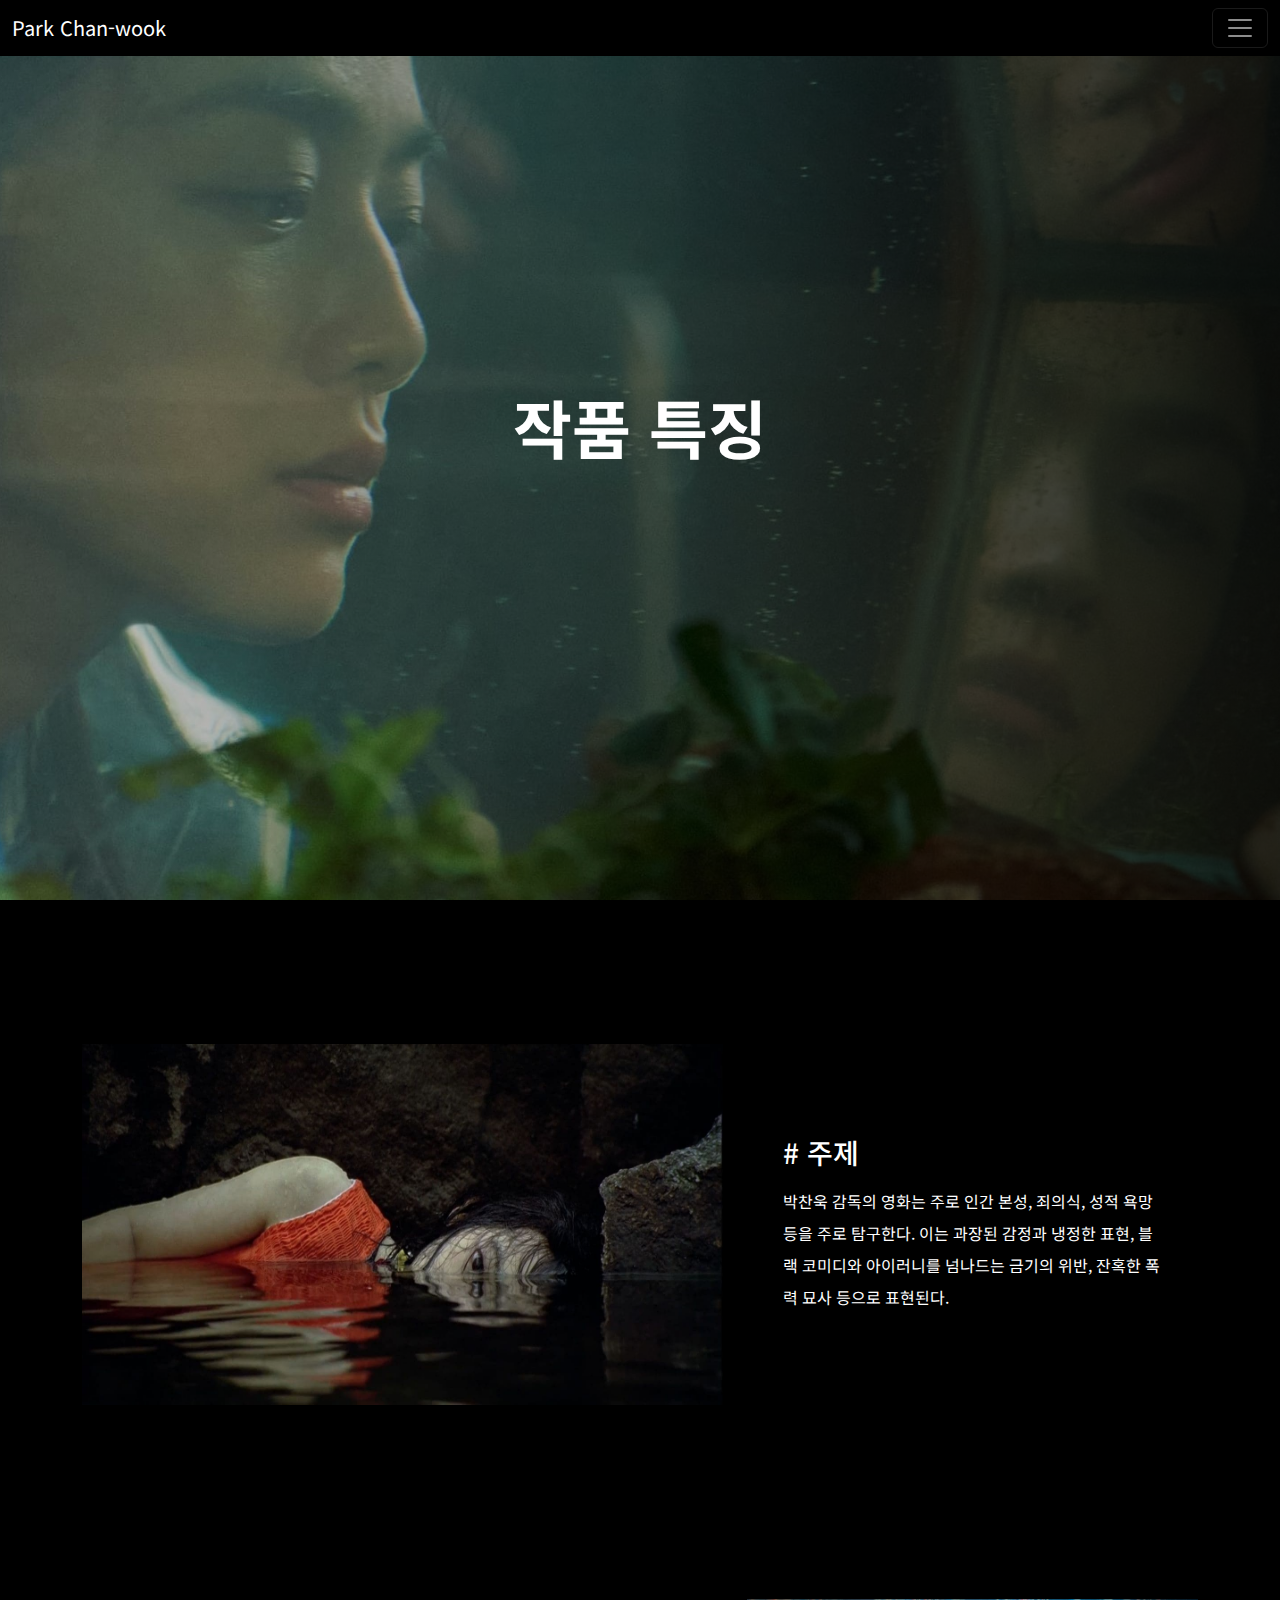
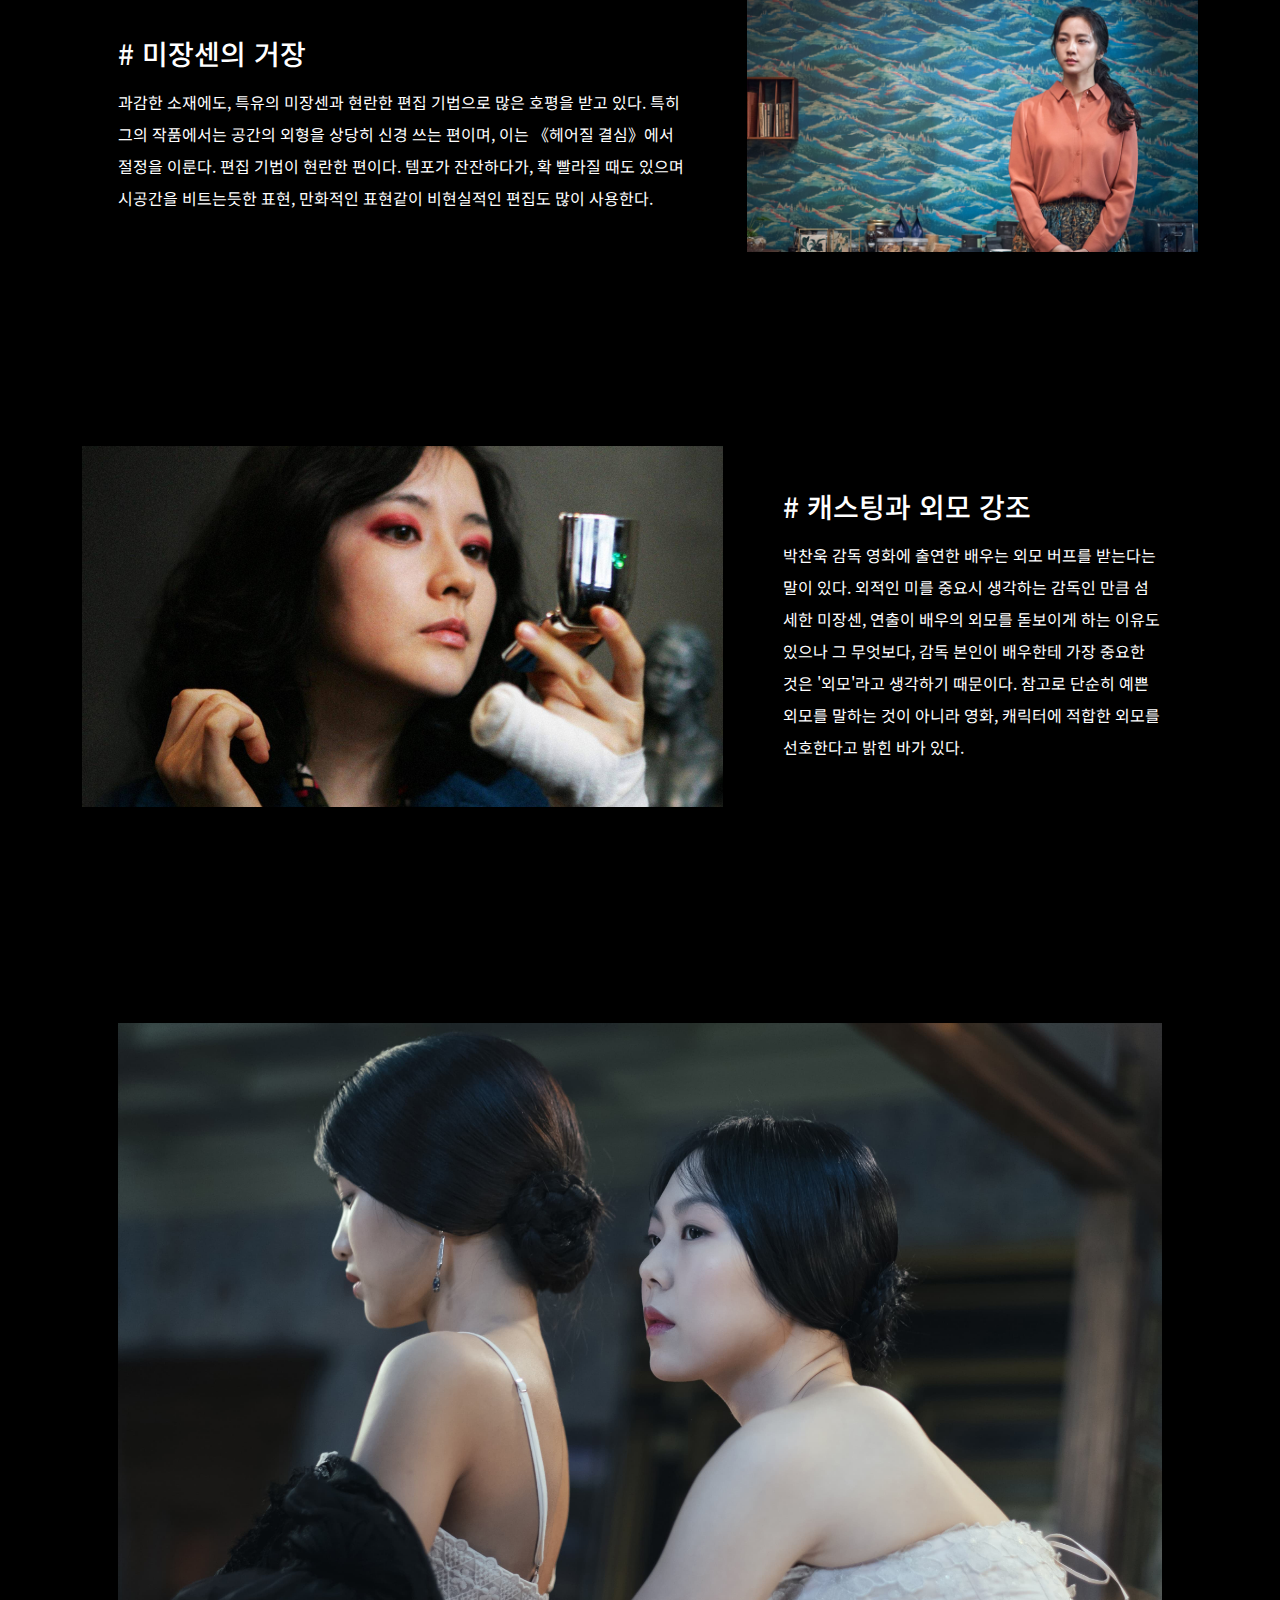
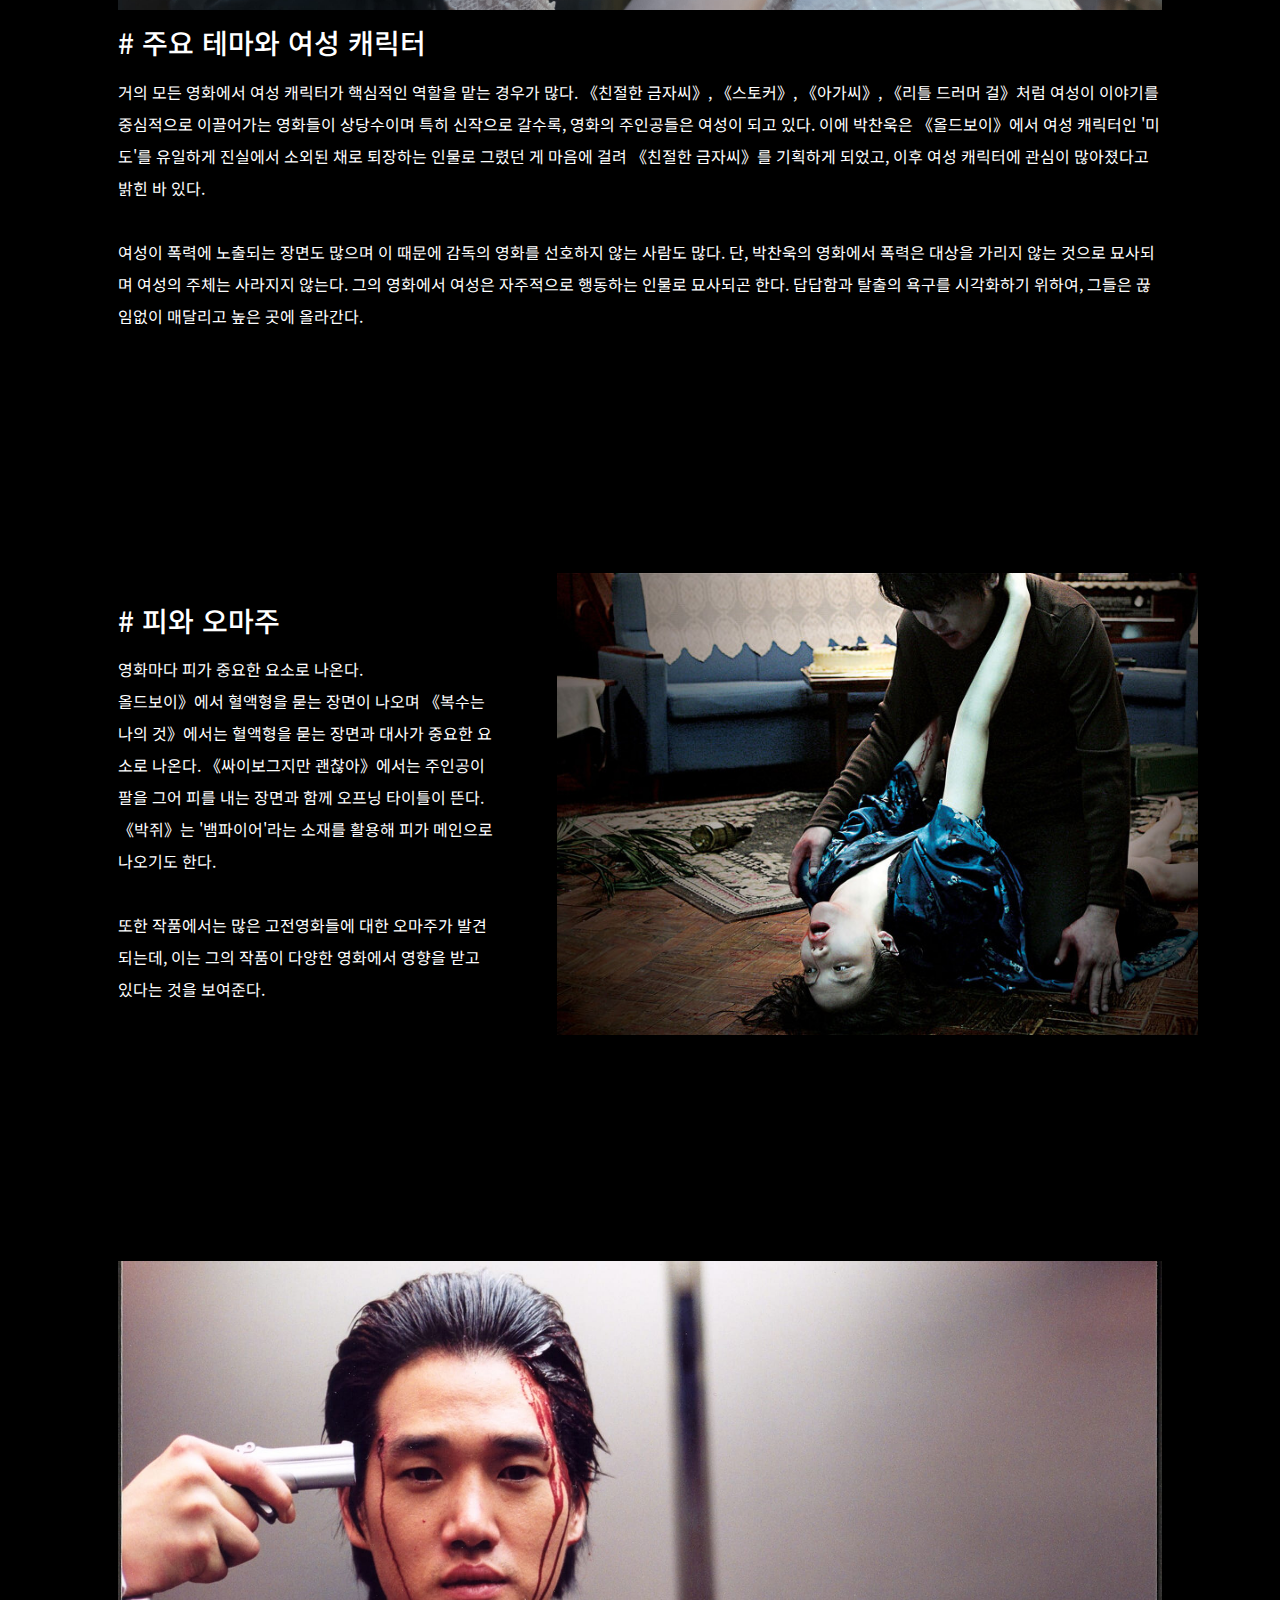
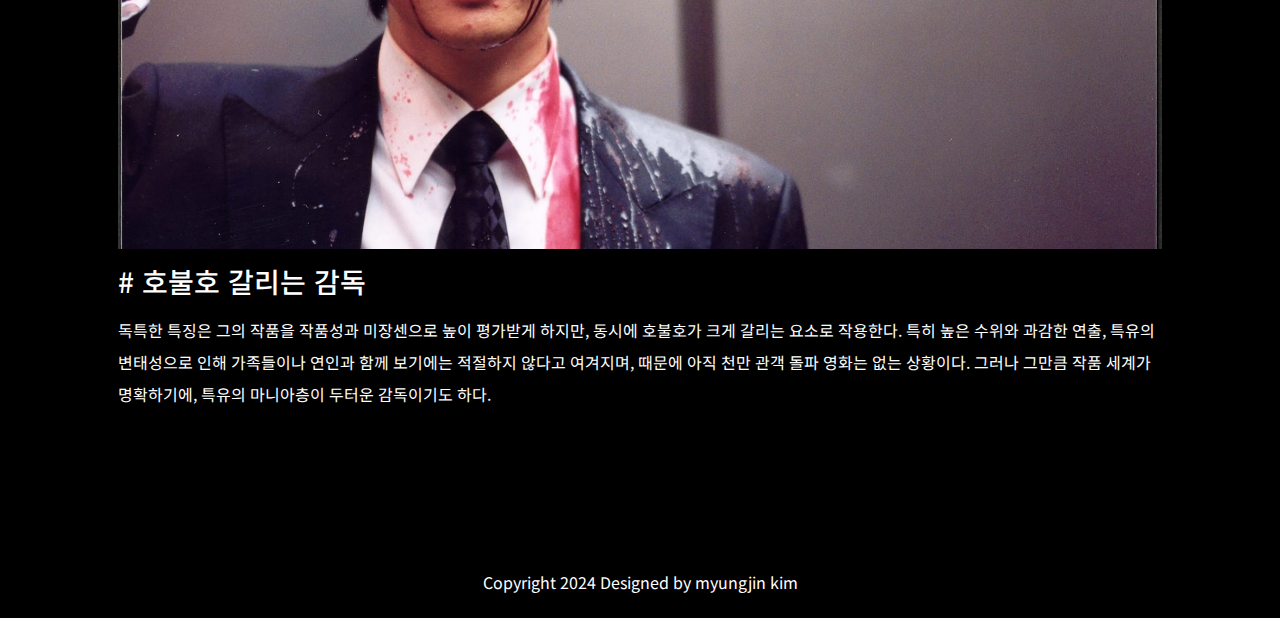
<file: work.html>
<!doctype html>
<html lang="ko">

<head>
    <meta charset="utf-8">
    <meta name="viewport" content="width=device-width, initial-scale=1">
    <title>Park Chan-wook</title>
    <link href="https://cdn.jsdelivr.net/npm/bootstrap@5.3.3/dist/css/bootstrap.min.css" rel="stylesheet"
        integrity="sha384-QWTKZyjpPEjISv5WaRU9OFeRpok6YctnYmDr5pNlyT2bRjXh0JMhjY6hW+ALEwIH" crossorigin="anonymous">
    <link rel="stylesheet" href="style.css">

    <!-- 구글 폰트 -->
    <link rel="preconnect" href="https://fonts.googleapis.com">
    <link rel="preconnect" href="https://fonts.gstatic.com" crossorigin>
    <link href="https://fonts.googleapis.com/css2?family=Noto+Sans+KR:wght@100..900&display=swap" rel="stylesheet">

</head>

<body>
    <!--내비게이션 바 시작-->
    <nav class="navbar navbar-dark fixed-top">
        <div class="container-fluid">
            <a class="navbar-brand" href="index.html">Park Chan-wook</a>
            <button class="navbar-toggler" type="button" data-bs-toggle="offcanvas"
                data-bs-target="#offcanvasDarkNavbar" aria-controls="offcanvasDarkNavbar"
                aria-label="Toggle navigation">
                <span class="navbar-toggler-icon"></span>
            </button>
            <div class="offcanvas offcanvas-end" tabindex="-1" id="offcanvasDarkNavbar"
                aria-labelledby="offcanvasDarkNavbarLabel">
                <div class="offcanvas-header">
                    <h5 class="offcanvas-title" id="offcanvasDarkNavbarLabel">Park Chan-wook</h5>
                    <button type="button" class="btn-close btn-close-white" data-bs-dismiss="offcanvas"
                        aria-label="Close"></button>
                </div>
                <div class="offcanvas-body">
                    <ul class="navbar-nav justify-content-end flex-grow-1 pe-3">
                        <li class="nav-item">
                            <a class="nav-link active" aria-current="page" href="index.html">HOME</a>
                        </li>
                        <li class="nav-item">
                            <a class="nav-link" href="about.html">감독 소개</a>
                        </li>
                        <li class="nav-item">
                            <a class="nav-link" href="work.html">작품 특징</a>
                        </li>
                        <li class="nav-item">
                            <a class="nav-link" href="award.html">수상 내역</a>
                        </li>
                        <li class="nav-item">
                            <a class="nav-link" href="filmography.html">FILMOGRAPHY</a>
                        </li>
                    </ul>
                </div>
            </div>
        </div>
    </nav>
    <!--내비게이션 바 끝-->



    <!-- 헤더 영역 시작 -->
    <header id="header3" class="mb-5 d-flex flex-column justify-content-center align-items-center vh-100">
        <h1 class="display-3 fw-bold mb-5">작품 특징</h1>
    </header>
    <!-- 헤더 영역 끝 -->






    <!-- 작품 특징 -->

    <section class="container py-5">

        <div class="row justify-content-center align-items-center my-5">
            <div class="col-md-7">
                <img src="images/복수는나의것.jpg" alt="복수는 나의 것.jpg" class="img-fluid">
            </div>
            <div class="col-md-5 px-lg-5 my-4">
                <h3 class=" my-3"># 주제</h3>
                <p class="lh-lg">
                    박찬욱 감독의 영화는 주로 인간 본성, 죄의식, 성적 욕망 등을 주로 탐구한다. 이는 과장된 감정과 냉정한 표현, 블랙 코미디와 아이러니를 넘나드는 금기의 위반, 잔혹한 폭력 묘사
                    등으로 표현된다.
                </p>
            </div>
        </div>
    </section>

    <!-- 미장센 -->
    <section class="container py-5">

        <div class="row justify-content-center align-items-center my-5">

            <div class="col-md-7 px-lg-5 my-4">
                <h3 class=" my-3"># 미장센의 거장</h3>
                <p class="lh-lg">
                    과감한 소재에도, 특유의 미장센과 현란한 편집 기법으로 많은 호평을 받고 있다. 특히 그의 작품에서는 공간의 외형을 상당히 신경 쓰는 편이며, 이는 《헤어질 결심》에서 절정을
                    이룬다.
                    편집 기법이 현란한 편이다. 템포가 잔잔하다가, 확 빨라질 때도 있으며 시공간을 비트는듯한 표현, 만화적인 표현같이 비현실적인 편집도 많이 사용한다.
                </p>
            </div>
            <div class="col-md-5">
                <img src="images/헤어질결심.jpg" alt="헤어질결심" class="img-fluid">
            </div>
        </div>
    </section>


    <!-- 배우 캐스팅 -->
    <section class="container py-5">

        <div class="row justify-content-center align-items-center my-5">
            <div class="col-md-7">
                <img src="images/친절한금자씨.jpg" alt="친절한 금자씨.jpg" class="img-fluid">
            </div>
            <div class="col-md-5 px-lg-5 my-4">
                <h3 class=" my-3"># 캐스팅과 외모 강조</h3>
                <p class="lh-lg">
                    박찬욱 감독 영화에 출연한 배우는 외모 버프를 받는다는 말이 있다.
                    외적인 미를 중요시 생각하는 감독인 만큼 섬세한 미장센, 연출이 배우의 외모를 돋보이게 하는 이유도 있으나 그 무엇보다, 감독 본인이 배우한테 가장 중요한 것은 '외모'라고
                    생각하기 때문이다.
                    참고로 단순히 예쁜 외모를 말하는 것이 아니라 영화, 캐릭터에 적합한 외모를 선호한다고 밝힌 바가 있다.
                </p>
            </div>
        </div>
    </section>


    <!-- 여성캐릭터 -->
    <section class="container py-5">

        <div class="row justify-content-center align-items-center my-5">

            <div class="px-lg-5 my-4">
                <div class="row justify-content-center">
                    <img src="images/아가씨.jpg" alt="아가씨" class="img-fluid">
                </div>
                <h3 class=" my-3"># 주요 테마와 여성 캐릭터</h3>
                <p class="lh-lg">
                    거의 모든 영화에서 여성 캐릭터가 핵심적인 역할을 맡는 경우가 많다. 《친절한 금자씨》, 《스토커》, 《아가씨》, 《리틀 드러머 걸》처럼 여성이 이야기를 중심적으로
                    이끌어가는 영화들이 상당수이며 특히 신작으로 갈수록, 영화의 주인공들은 여성이 되고 있다. 이에 박찬욱은 《올드보이》에서 여성 캐릭터인 '미도'를 유일하게 진실에서 소외된
                    채로 퇴장하는 인물로 그렸던 게 마음에 걸려 《친절한 금자씨》를 기획하게 되었고, 이후 여성 캐릭터에 관심이 많아졌다고 밝힌 바 있다.<br><br>
                    여성이 폭력에 노출되는 장면도 많으며 이 때문에 감독의 영화를 선호하지 않는 사람도 많다. 단, 박찬욱의 영화에서 폭력은 대상을 가리지 않는 것으로 묘사되며 여성의 주체는
                    사라지지 않는다. 그의 영화에서 여성은 자주적으로 행동하는 인물로 묘사되곤
                    한다. 답답함과 탈출의 욕구를 시각화하기 위하여, 그들은 끊임없이 매달리고 높은 곳에 올라간다.
                </p>
            </div>
        </div>
    </section>



    <!-- 오마주 -->
    <section class="container py-5">

        <div class="row justify-content-center align-items-center my-5">

            <div class="col-md-5 px-lg-5 my-4">
                <h3 class=" my-3"># 피와 오마주</h3>
                <p class="lh-lg">

                    영화마다 피가 중요한 요소로 나온다.<br>
                    올드보이》에서 혈액형을 묻는 장면이 나오며 《복수는 나의 것》에서는 혈액형을 묻는 장면과 대사가 중요한 요소로 나온다. 《싸이보그지만 괜찮아》에서는 주인공이 팔을 그어 피를 내는
                    장면과 함께 오프닝 타이틀이 뜬다. 《박쥐》는 '뱀파이어'라는 소재를 활용해 피가 메인으로 나오기도 한다.<br><br>

                    또한 작품에서는 많은 고전영화들에 대한 오마주가 발견되는데, 이는 그의 작품이 다양한 영화에서 영향을 받고 있다는 것을 보여준다.
                </p>
            </div>
            <div class="col-md-7">
                <img src="images/박쥐.jpeg" alt="박쥐" class="img-fluid">
            </div>
        </div>
    </section>


    <!-- 호불호 -->
    <section class="container py-5">

        <div class="row justify-content-center align-items-center my-5">

            <div class="px-lg-5 my-4">
                <div class="row justify-content-center">
                    <img src="images/올드보이.jpg" alt="올드보이" class="img-fluid">
                </div>
                <h3 class=" my-3"># 호불호 갈리는 감독</h3>
                <p class="lh-lg">
                    독특한 특징은 그의 작품을 작품성과 미장센으로 높이 평가받게 하지만, 동시에 호불호가 크게 갈리는 요소로 작용한다. 특히 높은 수위와 과감한 연출, 특유의 변태성으로 인해
                    가족들이나 연인과
                    함께 보기에는 적절하지 않다고 여겨지며, 때문에 아직 천만 관객 돌파 영화는 없는 상황이다. 그러나 그만큼 작품 세계가 명확하기에, 특유의 마니아층이 두터운 감독이기도
                    하다.
                </p>
            </div>
        </div>
    </section>

    <!-- 풋터 시작 -->
    <footer class="bg-black text-white">
        <div class="container text-center">
            <p class="py-4 mb-0">Copyright <i class="bi bi-c-circle"></i> 2024 Designed by myungjin kim</p>
        </div>
    </footer>
    <!-- 풋터 끝 -->

    <script src="https://cdn.jsdelivr.net/npm/bootstrap@5.3.3/dist/js/bootstrap.bundle.min.js"
        integrity="sha384-YvpcrYf0tY3lHB60NNkmXc5s9fDVZLESaAA55NDzOxhy9GkcIdslK1eN7N6jIeHz"
        crossorigin="anonymous"></script>
</body>

</html>
</file>
<file: style.css>
body {
    background-color: black;
}

/* 폰트 */
body {
    font-family: "Noto Sans KR", sans-serif;
    color: white;
}

/* 네비게이션 영역 */
.navbar,
.offcanvas {
    background-color: #000000;
}

.nav-link:hover,
.nav-link.active {
    color: white !important;
}

#stickynav {
    position: sticky;
    top: 15%;
}

#offcanvasDarkNavbarLabel {
    color: white;
}


/* 헤더 */
#header1 {
    background-image: linear-gradient(to right, rgba(0, 0, 0, 0.8), rgba(0, 0, 0, 0.2)), url(images/박찬욱_촬영현장.jpg);
    background-size: cover;
    background-position: center top;
    background-attachment: fixed;
}

#header2 {
    background-image: linear-gradient(to right, rgba(0, 0, 0, 0.8), rgba(0, 0, 0, 0.2)), url(images/박찬욱_프로필.png);
    background-size: cover;
    background-position: center top;
    background-attachment: fixed;
}


#header3 {
    background-image: linear-gradient(to left, rgba(0, 0, 0, 0.8), rgba(0, 0, 0, 0.2)), url(images/헤어질결심_헤더.jpg);
    background-size: cover;
    background-position: center top;
    background-attachment: fixed;
}

#header4 {
    background-image: linear-gradient(to top, rgba(0, 0, 0, 0.8), rgba(0, 0, 0, 0.2)), url(images/박찬욱_수상.jpg);
    background-size: cover;
    background-position: center top;
    background-attachment: fixed;
}

#header5 {
    background-image: linear-gradient(to left, rgba(0, 0, 0, 0.8), rgba(0, 0, 0, 0.2)), url(images/아가씨_헤더.jpg);
    background-size: cover;
    background-position: center top;
    background-attachment: fixed;
}


/* 포스터*/
.poster img {
    opacity: 1;
    -webkit-transition: .5s ease-in-out;
    transition: .5s ease-in-out;
}

.poster:hover img {
    opacity: .5;
}

/* 모달창 영역 */
.modal-content {
    background-color: black;
}

/*시놉시스*/
.story {
    height: 400px;
    overflow-x: hidden;
    overflow-y: auto;
    overflow
}

/* 스크롤바 설정 */
.story::-webkit-scrollbar {
    width: 5px;
}
.story::-webkit-scrollbar-thumb {
    height: 20%;
    background: white;
    border-radius: 10px;
}
</file>
